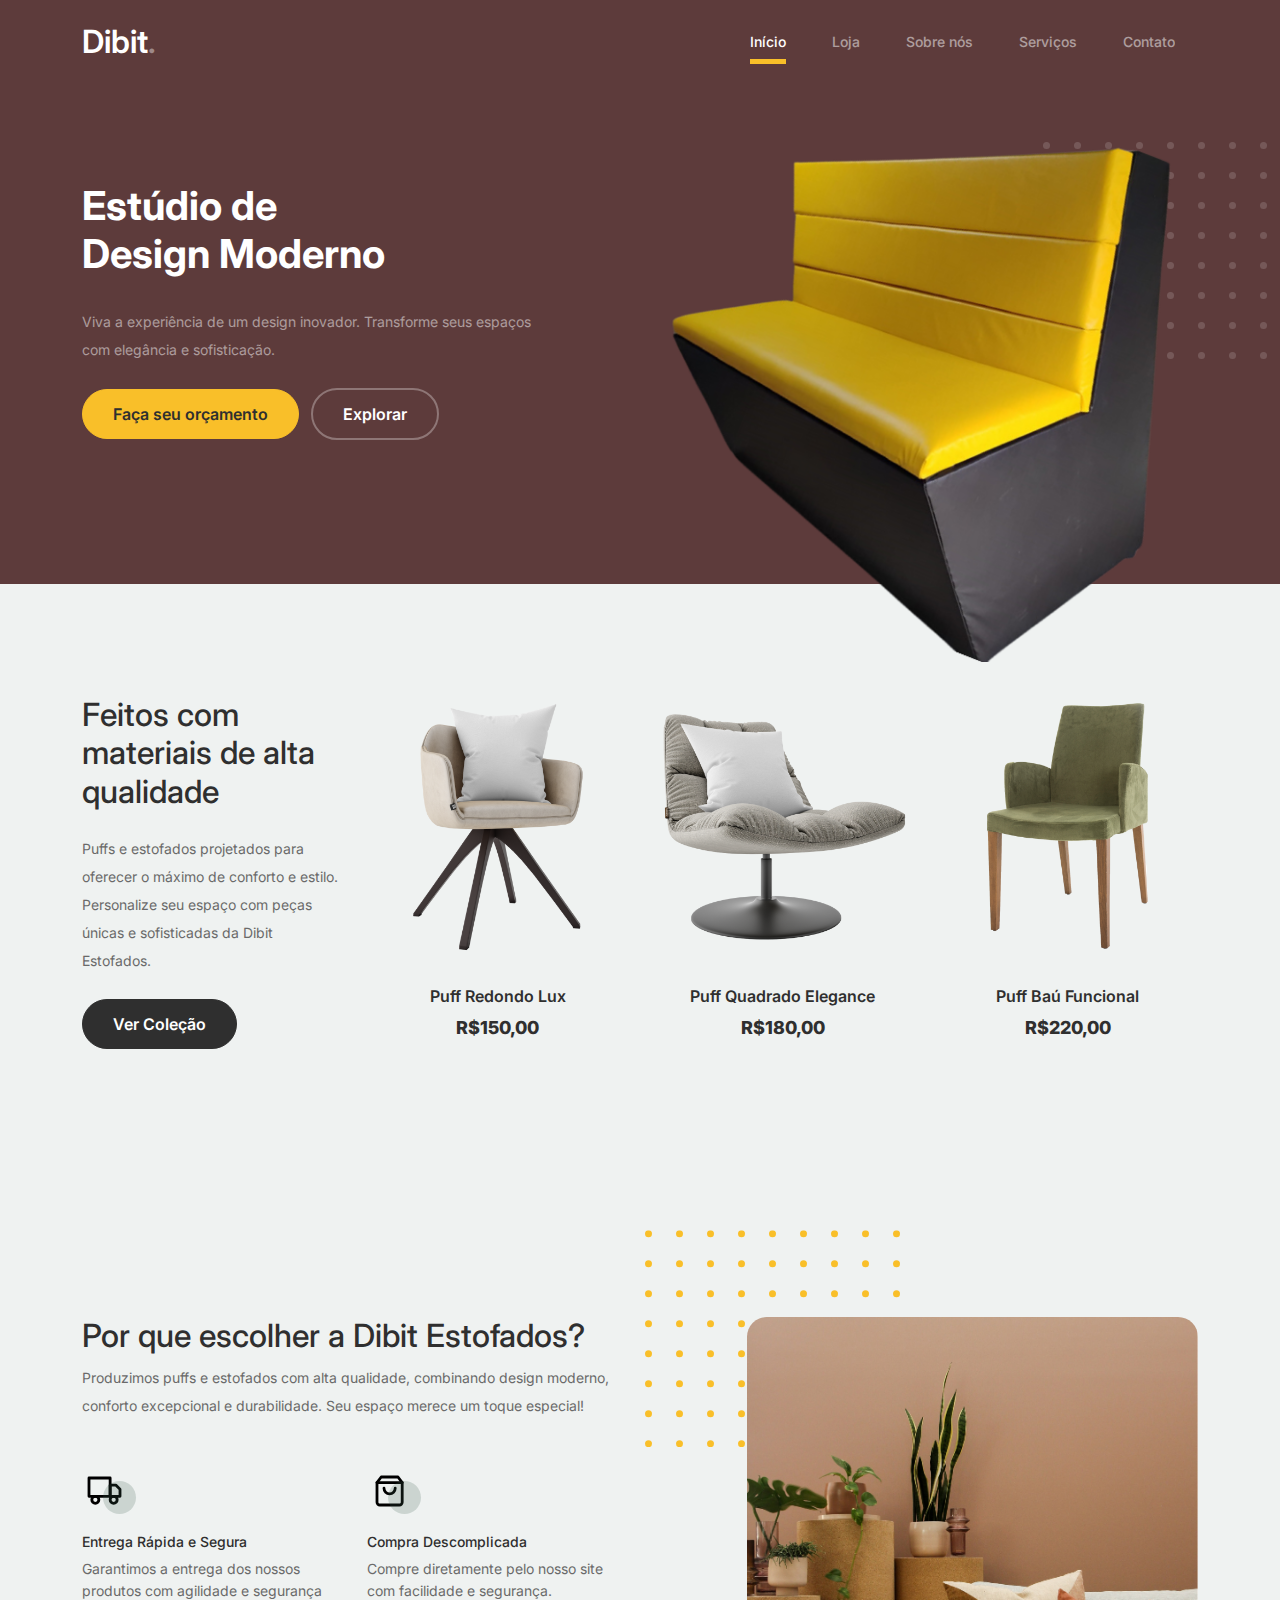
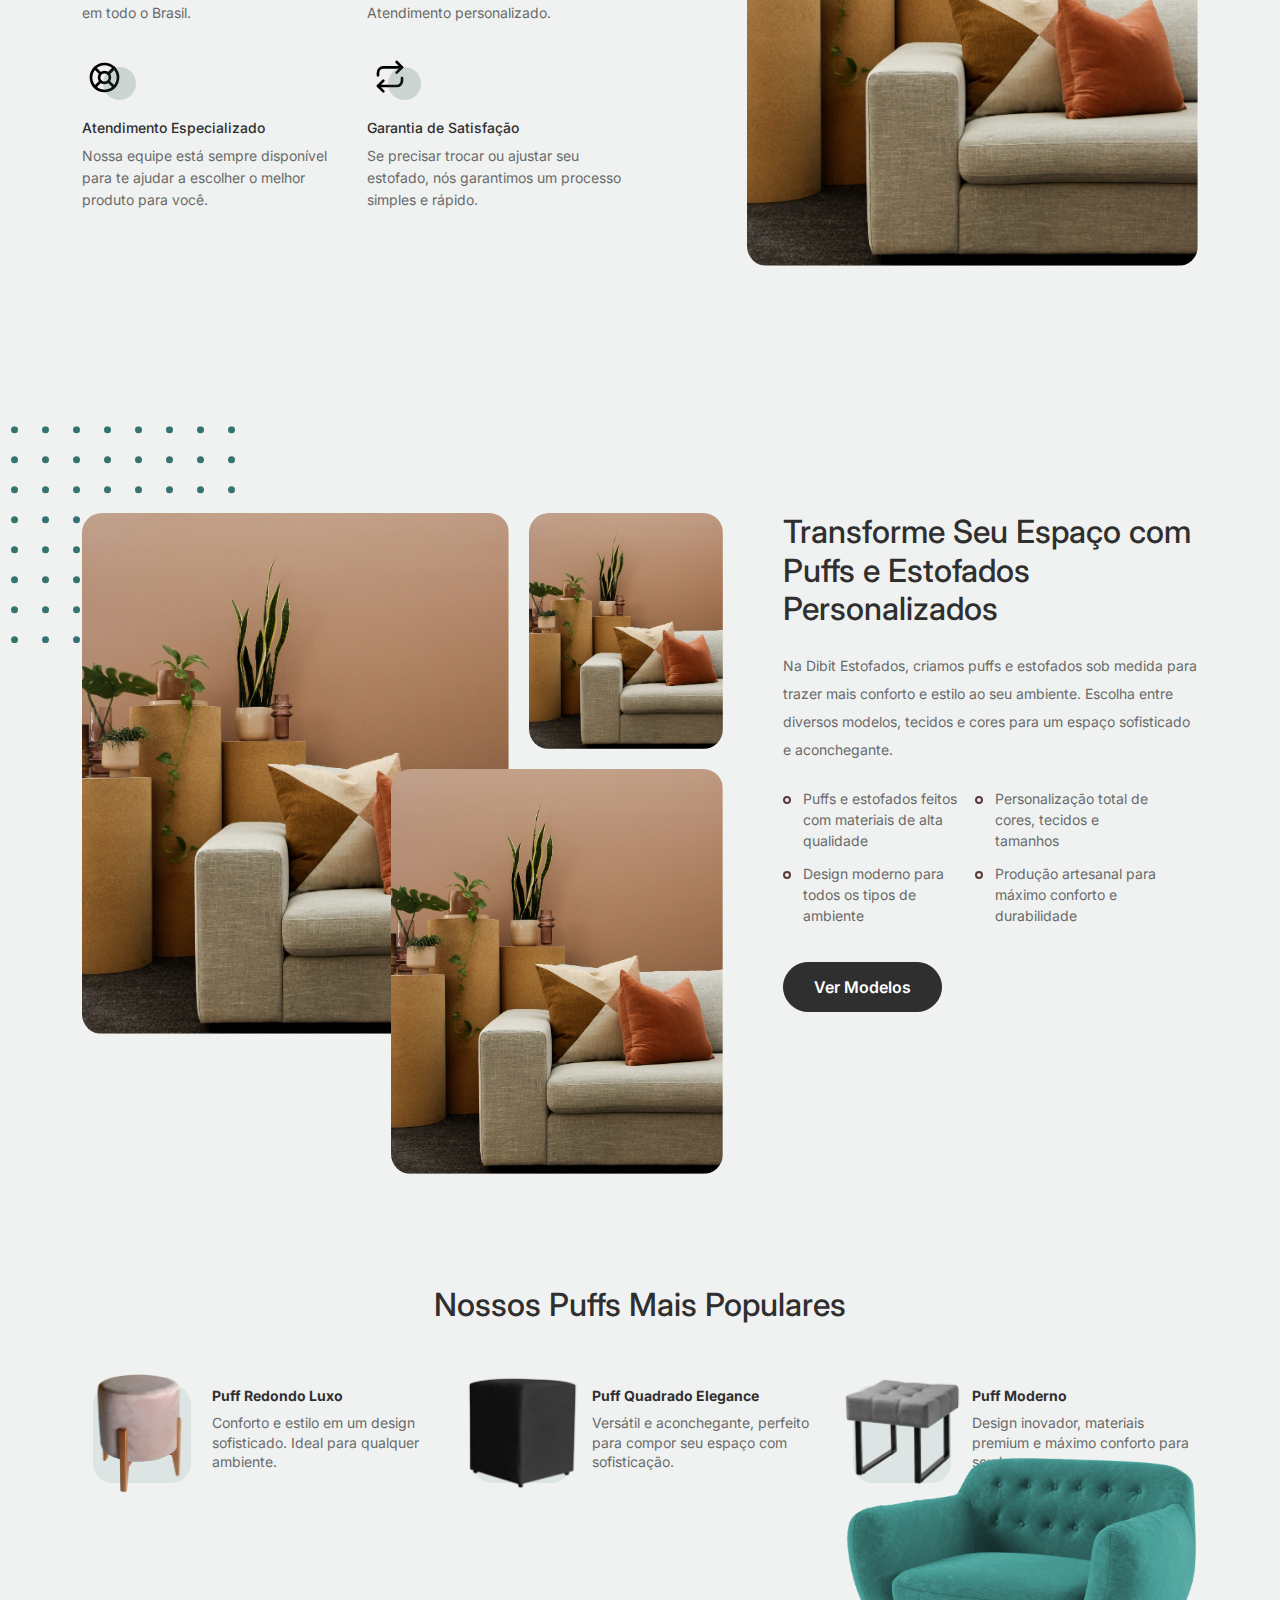
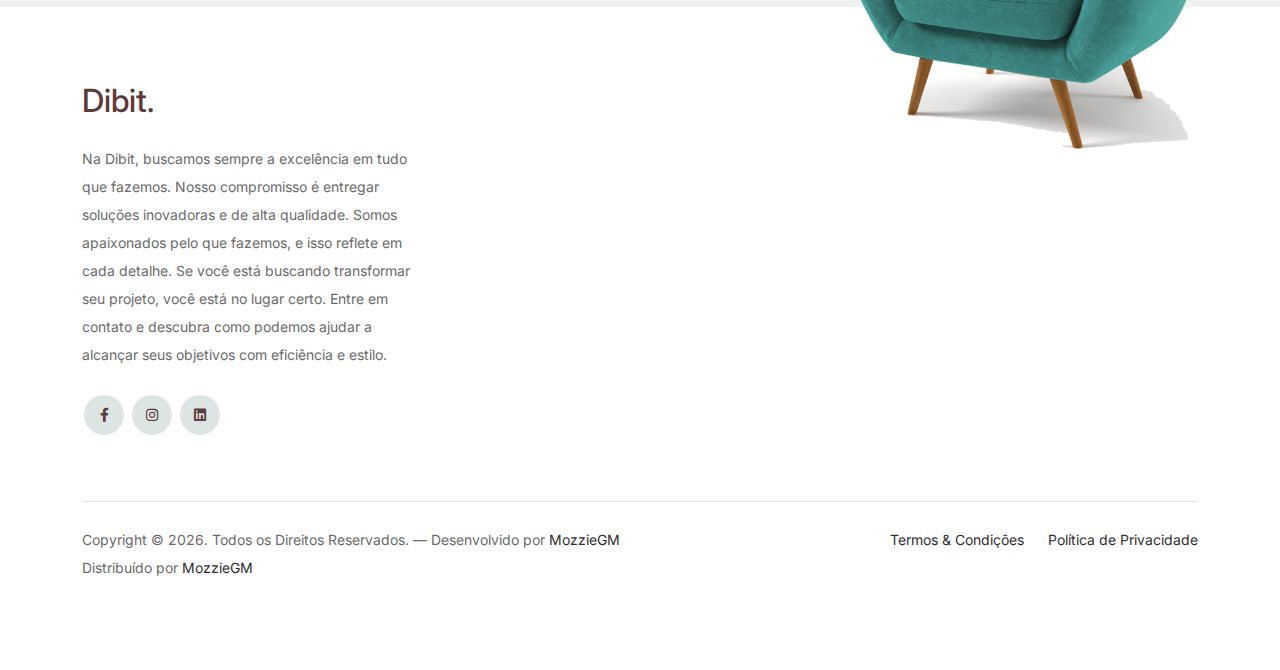
<file: index.html>
<!doctype html>
<html lang="en">

<head>
	<meta charset="utf-8">
	<meta name="viewport" content="width=device-width, initial-scale=1, shrink-to-fit=no">
	<meta name="author" content="Untree.co">
	<link rel="shortcut icon" href="favicon.png">

	<meta name="description" content="" />
	<meta name="keywords" content="bootstrap, bootstrap4" />

	<!-- Bootstrap CSS -->
	<link href="css/bootstrap.min.css" rel="stylesheet">
	<link href="https://cdnjs.cloudflare.com/ajax/libs/font-awesome/6.0.0-beta3/css/all.min.css" rel="stylesheet">
	<link href="css/tiny-slider.css" rel="stylesheet">
	<link href="css/style.css" rel="stylesheet">
	<title>Dibit</title>
</head>

<body>

	<!-- Início do Cabeçalho/Navegação -->
	<nav class="custom-navbar navbar navbar-expand-md navbar-dark bg-dark" aria-label="Barra de navegação Dibit">

		<div class="container">
			<a class="navbar-brand" href="index.html">Dibit<span>.</span></a>

			<!-- Botão de alternância para dispositivos móveis -->
			<button class="navbar-toggler" type="button" data-bs-toggle="collapse" data-bs-target="#navbarsDibit"
				aria-controls="navbarsDibit" aria-expanded="false" aria-label="Alternar navegação">
				<span class="navbar-toggler-icon"></span>
			</button>

			<div class="collapse navbar-collapse" id="navbarsDibit">
				<ul class="custom-navbar-nav navbar-nav ms-auto mb-2 mb-md-0">
					<li class="nav-item active">
						<a class="nav-link" href="index.html">Início</a>
					</li>
					<li><a class="nav-link" href="loja.html">Loja</a></li>
					<li><a class="nav-link" href="sobre.html">Sobre nós</a></li>
					<li><a class="nav-link" href="servicos.html">Serviços</a></li>
					<li><a class="nav-link" href="contato.html">Contato</a></li>
				</ul>
			</div>
		</div>
	</nav>
	<!-- Fim do Cabeçalho/Navegação -->


	<!-- Início da Seção Hero -->
	<div class="hero">
		<div class="container">
			<div class="row justify-content-between">
				<div class="col-lg-5">
					<div class="intro-excerpt">
						<h1>Estúdio de <span class="d-block">Design Moderno</span></h1>
						<p class="mb-4">Viva a experiência de um design inovador. Transforme seus espaços com elegância
							e sofisticação.</p>
						<p>
							<a href="https://wa.me/5517997785855?text=Gostaria%20de%20saber%20o%20or%C3%A7amento%20de%20uma%20pe%C3%A7a%20com%20voc%C3%AA(s)"
								target="_blank" class="btn btn-secondary me-2">
								Faça seu orçamento
							</a>


							<a href="loja.html" class="btn btn-white-outline">Explorar</a>
						</p>
					</div>
				</div>
				<div class="col-lg-7">
					<div class="hero-img-wrap">
						<img src="images/couch.png" class="img-fluid" alt="Sofá moderno">
					</div>
				</div>
			</div>
		</div>
	</div>
	<!-- Fim da Seção Hero -->


	<!-- Início da Seção de Produtos -->
	<div class="product-section">
		<div class="container">
			<div class="row">

				<!-- Início da Coluna 1 -->
				<div class="col-md-12 col-lg-3 mb-5 mb-lg-0">
					<h2 class="mb-4 section-title">Feitos com materiais de alta qualidade</h2>
					<p class="mb-4">Puffs e estofados projetados para oferecer o máximo de conforto e estilo.
						Personalize seu espaço com peças únicas e sofisticadas da Dibit Estofados.</p>
					<p><a href="loja.html" class="btn">Ver Coleção</a></p>
				</div>
				<!-- Fim da Coluna 1 -->

				<!-- Início da Coluna 2 -->
				<div class="col-12 col-md-4 col-lg-3 mb-5 mb-md-0">
					<a class="product-item" href="cart.html">
						<img src="images/product-1.png" class="img-fluid product-thumbnail" alt="Puff Redondo">
						<h3 class="product-title">Puff Redondo Lux</h3>
						<strong class="product-price">R$150,00</strong>

						<span class="icon-cross">
							<img src="images/cross.svg" class="img-fluid">
						</span>
					</a>
				</div>
				<!-- Fim da Coluna 2 -->

				<!-- Início da Coluna 3 -->
				<div class="col-12 col-md-4 col-lg-3 mb-5 mb-md-0">
					<a class="product-item" href="cart.html">
						<img src="images/product-2.png" class="img-fluid product-thumbnail" alt="Puff Quadrado">
						<h3 class="product-title">Puff Quadrado Elegance</h3>
						<strong class="product-price">R$180,00</strong>

						<span class="icon-cross">
							<img src="images/cross.svg" class="img-fluid">
						</span>
					</a>
				</div>
				<!-- Fim da Coluna 3 -->

				<!-- Início da Coluna 4 -->
				<div class="col-12 col-md-4 col-lg-3 mb-5 mb-md-0">
					<a class="product-item" href="cart.html">
						<img src="images/product-3.png" class="img-fluid product-thumbnail" alt="Puff Baú">
						<h3 class="product-title">Puff Baú Funcional</h3>
						<strong class="product-price">R$220,00</strong>

						<span class="icon-cross">
							<img src="images/cross.svg" class="img-fluid">
						</span>
					</a>
				</div>
				<!-- Fim da Coluna 4 -->

			</div>
		</div>
	</div>
	<!-- Fim da Seção de Produtos -->


	<!-- Início da Seção Por Que Escolher a Dibit? -->
	<div class="why-choose-section">
		<div class="container">
			<div class="row justify-content-between">
				<div class="col-lg-6">
					<h2 class="section-title">Por que escolher a Dibit Estofados?</h2>
					<p>Produzimos puffs e estofados com alta qualidade, combinando design moderno, conforto excepcional
						e durabilidade. Seu espaço merece um toque especial!</p>

					<div class="row my-5">
						<div class="col-6 col-md-6">
							<div class="feature">
								<div class="icon">
									<img src="images/truck.svg" alt="Entrega Rápida" class="img-fluid">
								</div>
								<h3>Entrega Rápida e Segura</h3>
								<p>Garantimos a entrega dos nossos produtos com agilidade e segurança em todo o Brasil.
								</p>
							</div>
						</div>

						<div class="col-6 col-md-6">
							<div class="feature">
								<div class="icon">
									<img src="images/bag.svg" alt="Fácil de Comprar" class="img-fluid">
								</div>
								<h3>Compra Descomplicada</h3>
								<p>Compre diretamente pelo nosso site com facilidade e segurança. Atendimento
									personalizado.</p>
							</div>
						</div>

						<div class="col-6 col-md-6">
							<div class="feature">
								<div class="icon">
									<img src="images/support.svg" alt="Suporte 24/7" class="img-fluid">
								</div>
								<h3>Atendimento Especializado</h3>
								<p>Nossa equipe está sempre disponível para te ajudar a escolher o melhor produto para
									você.</p>
							</div>
						</div>

						<div class="col-6 col-md-6">
							<div class="feature">
								<div class="icon">
									<img src="images/return.svg" alt="Trocas e Garantia" class="img-fluid">
								</div>
								<h3>Garantia de Satisfação</h3>
								<p>Se precisar trocar ou ajustar seu estofado, nós garantimos um processo simples e
									rápido.</p>
							</div>
						</div>

					</div>
				</div>

				<div class="col-lg-5">
					<div class="img-wrap">
						<img src="images/img-grid-1.jpg" alt="Puffs e Estofados Dibit" class="img-fluid">
					</div>
				</div>

			</div>
		</div>
	</div>
	<!-- Fim da Seção Por Que Escolher a Dibit? -->


	<!-- Início da Seção Como Podemos Ajudar -->
	<div class="we-help-section">
		<div class="container">
			<div class="row justify-content-between">
				<div class="col-lg-7 mb-5 mb-lg-0">
					<div class="imgs-grid">
						<div class="grid grid-1"><img src="images/img-grid-1.jpg" alt="Puffs Dibit"></div>
						<div class="grid grid-2"><img src="images/img-grid-1.jpg" alt="Estofados Personalizados"></div>
						<div class="grid grid-3"><img src="images/img-grid-1.jpg" alt="Decoração Moderna"></div>
					</div>
				</div>
				<div class="col-lg-5 ps-lg-5">
					<h2 class="section-title mb-4">Transforme Seu Espaço com Puffs e Estofados Personalizados</h2>
					<p>Na Dibit Estofados, criamos puffs e estofados sob medida para trazer mais conforto e estilo ao
						seu ambiente. Escolha entre diversos modelos, tecidos e cores para um espaço sofisticado e
						aconchegante.</p>

					<ul class="list-unstyled custom-list my-4">
						<li>Puffs e estofados feitos com materiais de alta qualidade</li>
						<li>Personalização total de cores, tecidos e tamanhos</li>
						<li>Design moderno para todos os tipos de ambiente</li>
						<li>Produção artesanal para máximo conforto e durabilidade</li>
					</ul>
					<p><a href="loja.html" class="btn">Ver Modelos</a></p>
				</div>
			</div>
		</div>
	</div>
	<!-- Fim da Seção Como Podemos Ajudar -->


	<!-- Início da Seção de Produtos Populares -->
	<div class="popular-product">
		<div class="container">
			<h2 class="section-title text-center mb-5">Nossos Puffs Mais Populares</h2>
			<div class="row">

				<div class="col-12 col-md-6 col-lg-4 mb-4 mb-lg-0">
					<div class="product-item-sm d-flex">
						<div class="thumbnail">
							<img src="images/puff-redondo.png" alt="Puff Redondo" class="img-fluid">
						</div>
						<div class="pt-3">
							<h3>Puff Redondo Luxo</h3>
							<p>Conforto e estilo em um design sofisticado. Ideal para qualquer ambiente.</p>
						</div>
					</div>
				</div>

				<div class="col-12 col-md-6 col-lg-4 mb-4 mb-lg-0">
					<div class="product-item-sm d-flex">
						<div class="thumbnail">
							<img src="images/puff-quadrado.png" alt="Puff Quadrado" class="img-fluid">
						</div>
						<div class="pt-3">
							<h3>Puff Quadrado Elegance</h3>
							<p>Versátil e aconchegante, perfeito para compor seu espaço com sofisticação.</p>
						</div>
					</div>
				</div>

				<div class="col-12 col-md-6 col-lg-4 mb-4 mb-lg-0">
					<div class="product-item-sm d-flex">
						<div class="thumbnail">
							<img src="images/puff-moderno.png" alt="Puff Moderno" class="img-fluid">
						</div>
						<div class="pt-3">
							<h3>Puff Moderno</h3>
							<p>Design inovador, materiais premium e máximo conforto para seu lar.</p>
						</div>
					</div>
				</div>

			</div>
		</div>
	</div>
	<!-- Fim da Seção de Produtos Populares -->


	<!-- Início da Seção de Rodapé -->
	<footer class="footer-section">
		<div class="container relative">

			<div class="sofa-img">
				<img src="images/sofa.png" alt="Imagem" class="img-fluid">
			</div>

			<div class="row g-5 mb-5">
				<div class="col-lg-4">
					<div class="mb-4 footer-logo-wrap"><a href="#" class="footer-logo">Dibit<span>.</span></a></div>
					<p class="mb-4">Na Dibit, buscamos sempre a excelência em tudo que fazemos. Nosso compromisso é
						entregar soluções inovadoras e de alta qualidade. Somos apaixonados pelo que fazemos, e isso
						reflete em cada detalhe. Se você está buscando transformar seu projeto, você está no lugar
						certo. Entre em contato e descubra como podemos ajudar a alcançar seus objetivos com eficiência
						e estilo.</p>


					<ul class="list-unstyled custom-social">
						<li><a href="#"><span class="fa fa-brands fa-facebook-f"></span></a></li>
						<li><a href="#"><span class="fa fa-brands fa-instagram"></span></a></li>
						<li><a href="#"><span class="fa fa-brands fa-linkedin"></span></a></li>
					</ul>
				</div>

			</div>

			<div class="border-top copyright">
				<div class="row pt-4">
					<div class="col-lg-6">
						<p class="mb-2 text-center text-lg-start">Copyright &copy;
							<script>document.write(new Date().getFullYear());</script>. Todos os Direitos Reservados.
							&mdash;
							Desenvolvido por <a href="https://mozziegm.vercel.app/">MozzieGM</a> </br>Distribuído por <a
								href="https://mozziegm.vercel.app/">MozzieGM</a>
						</p>
					</div>

					<div class="col-lg-6 text-center text-lg-end">
						<ul class="list-unstyled d-inline-flex ms-auto">
							<li class="me-4"><a href="#">Termos &amp; Condições</a></li>
							<li><a href="#">Política de Privacidade</a></li>
						</ul>
					</div>

				</div>
			</div>

		</div>
	</footer>
	<!-- Fim da Seção de Rodapé -->



	<script src="js/bootstrap.bundle.min.js"></script>
	<script src="js/tiny-slider.js"></script>
	<script src="js/custom.js"></script>
</body>

</html>
</file>
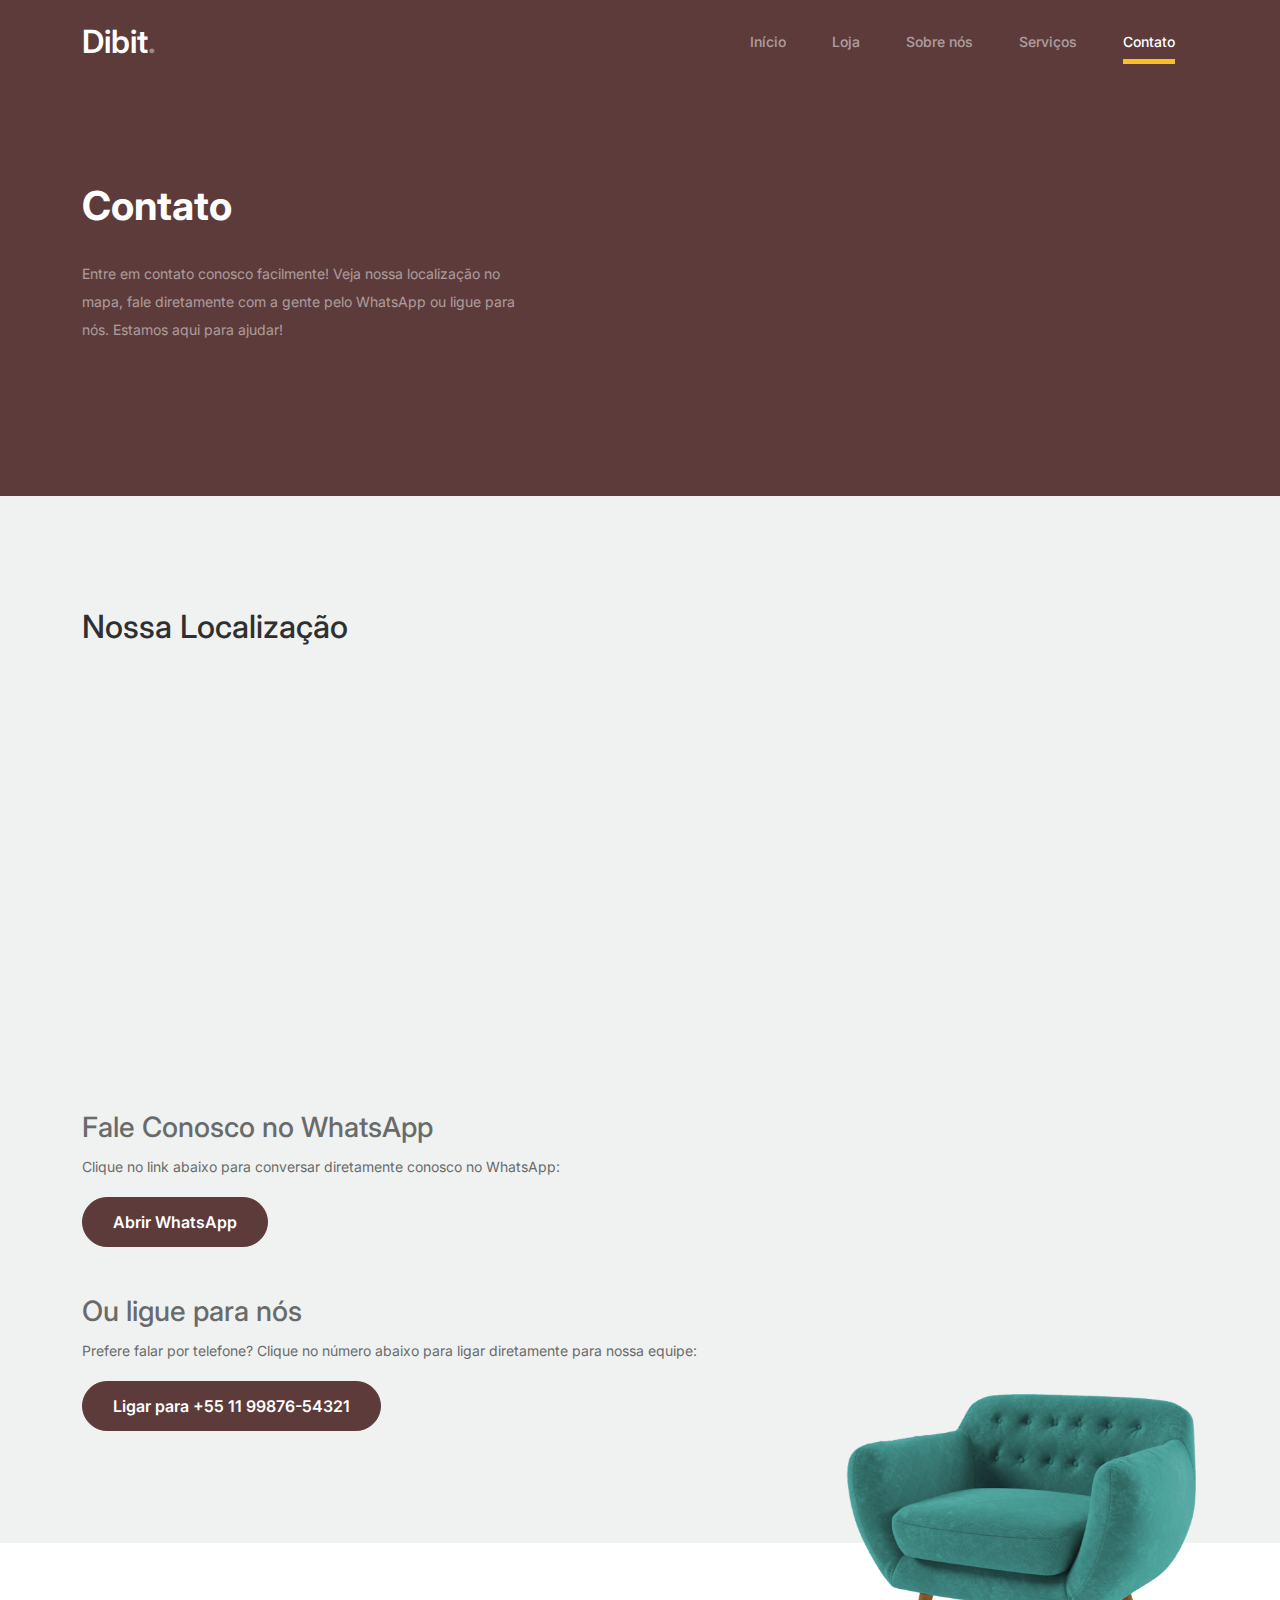
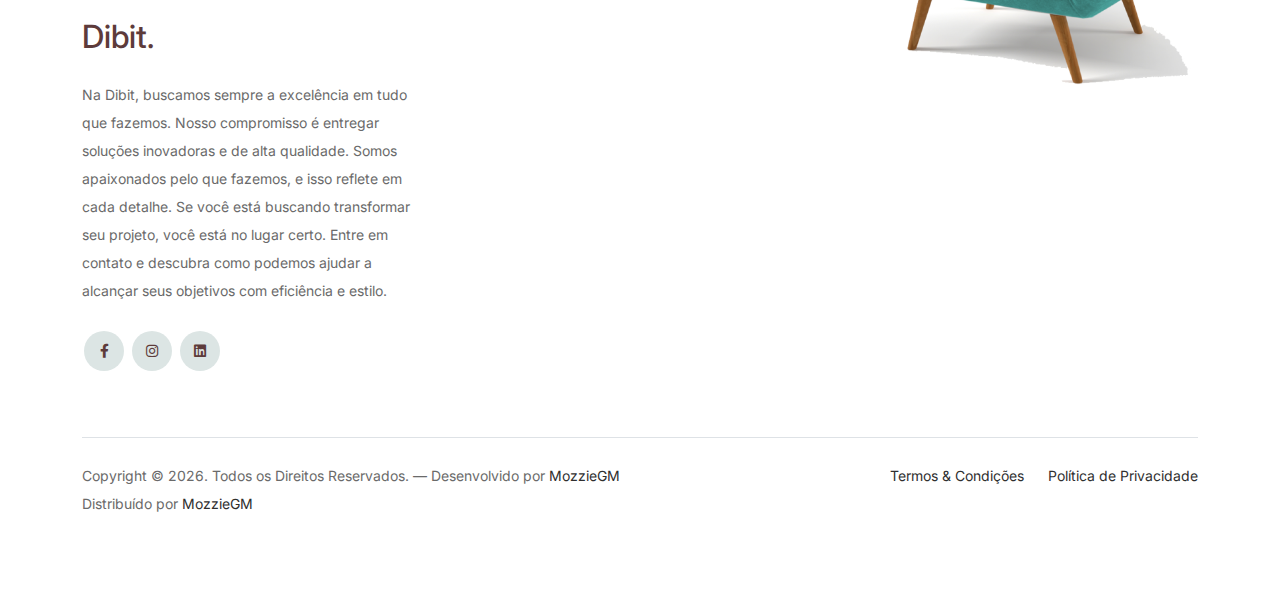
<file: contato.html>
<!doctype html>
<html lang="en">

<head>
	<meta charset="utf-8">
	<meta name="viewport" content="width=device-width, initial-scale=1, shrink-to-fit=no">
	<meta name="author" content="Untree.co">
	<link rel="shortcut icon" href="favicon.png">

	<meta name="description" content="" />
	<meta name="keywords" content="bootstrap, bootstrap4" />

	<!-- Bootstrap CSS -->
	<link href="css/bootstrap.min.css" rel="stylesheet">
	<link href="https://cdnjs.cloudflare.com/ajax/libs/font-awesome/6.0.0-beta3/css/all.min.css" rel="stylesheet">
	<link href="css/tiny-slider.css" rel="stylesheet">
	<link href="css/style.css" rel="stylesheet">
	<title>Dibit</title>
</head>

<body>

	<!-- Início do Cabeçalho/Navegação -->
	<nav class="custom-navbar navbar navbar-expand-md navbar-dark bg-dark" aria-label="Barra de navegação Dibit">

		<div class="container">
			<a class="navbar-brand" href="index.html">Dibit<span>.</span></a>

			<!-- Botão de alternância para dispositivos móveis -->
			<button class="navbar-toggler" type="button" data-bs-toggle="collapse" data-bs-target="#navbarsDibit"
				aria-controls="navbarsDibit" aria-expanded="false" aria-label="Alternar navegação">
				<span class="navbar-toggler-icon"></span>
			</button>

			<div class="collapse navbar-collapse" id="navbarsDibit">
				<ul class="custom-navbar-nav navbar-nav ms-auto mb-2 mb-md-0">
					<li>
						<a class="nav-link" href="index.html">Início</a>
					</li>
					<li><a class="nav-link" href="loja.html">Loja</a></li>
					<li><a class="nav-link" href="sobre.html">Sobre nós</a></li>
					<li><a class="nav-link" href="servicos.html">Serviços</a></li>
					<li class="nav-item active"><a class="nav-link" href="contato.html">Contato</a></li>
				</ul>
			</div>
		</div>
	</nav>
	<!-- Fim do Cabeçalho/Navegação -->

<!-- Start Hero Section -->
<div class="hero">
	<div class="container">
		<div class="row justify-content-between">
			<div class="col-lg-5">
				<div class="intro-excerpt">
					<h1>Contato</h1>
					<p class="mb-4">Entre em contato conosco facilmente! Veja nossa localização no mapa, fale diretamente com a gente pelo WhatsApp ou ligue para nós. Estamos aqui para ajudar!</p>
				</div>
			</div>
		</div>
	</div>
</div>
<!-- End Hero Section -->

<!-- Start Contact Information Section -->
<div class="untree_co-section">
	<div class="container">

		<!-- Mapa de Localização -->
		<div class="row">
			<div class="col-12">
				<h2 class="section-title">Nossa Localização</h2>
				<!-- Substitua pelo link do seu próprio endereço no Google Maps -->
				<iframe src="https://www.google.com/maps/embed?pb=!1m18!1m12!1m3!1d14681.167716799615!2d-46.69884245127927!3d-23.567681385732317!2m3!1f0!2f0!3f0!3m2!1i1024!2i768!4f13.1!3m3!1m2!1s0x94ce59f7fc0bfe69%3A0xb313a39d94916063!2sAvenida%20Paulista%2C%20São%20Paulo%20-%20SP!5e0!3m2!1spt-BR!2sbr!4v1675552806585!5m2!1spt-BR!2sbr"
				width="100%" height="400" style="border:0;" allowfullscreen="" loading="lazy"></iframe>
			</div>
		</div>

		<!-- Link do WhatsApp -->
		<div class="row mt-5">
			<div class="col-12">
				<h3>Fale Conosco no WhatsApp</h3>
				<p>Clique no link abaixo para conversar diretamente conosco no WhatsApp:</p>
				<a href="https://wa.me/5517997785855?text=Olá%2C%20gostaria%20de%20mais%20informações%20sobre%20os%20produtos!" target="_blank" class="btn btn-primary">Abrir WhatsApp</a>
			</div>
		</div>

		<!-- Link para ligação -->
		<div class="row mt-5">
			<div class="col-12">
				<h3>Ou ligue para nós</h3>
				<p>Prefere falar por telefone? Clique no número abaixo para ligar diretamente para nossa equipe:</p>
				<a href="tel:+5517997785855" class="btn btn-primary">Ligar para +55 11 99876-54321</a>
			</div>
		</div>

	</div>
</div>
<!-- End Contact Information Section -->



	<!-- Início da Seção de Rodapé -->
	<footer class="footer-section">
		<div class="container relative">

			<div class="sofa-img">
				<img src="images/sofa.png" alt="Imagem" class="img-fluid">
			</div>

			<div class="row g-5 mb-5">
				<div class="col-lg-4">
					<div class="mb-4 footer-logo-wrap"><a href="#" class="footer-logo">Dibit<span>.</span></a></div>
					<p class="mb-4">Na Dibit, buscamos sempre a excelência em tudo que fazemos. Nosso compromisso é
						entregar soluções inovadoras e de alta qualidade. Somos apaixonados pelo que fazemos, e isso
						reflete em cada detalhe. Se você está buscando transformar seu projeto, você está no lugar
						certo. Entre em contato e descubra como podemos ajudar a alcançar seus objetivos com eficiência
						e estilo.</p>


					<ul class="list-unstyled custom-social">
						<li><a href="#"><span class="fa fa-brands fa-facebook-f"></span></a></li>
						<li><a href="#"><span class="fa fa-brands fa-instagram"></span></a></li>
						<li><a href="#"><span class="fa fa-brands fa-linkedin"></span></a></li>
					</ul>
				</div>

			</div>

			<div class="border-top copyright">
				<div class="row pt-4">
					<div class="col-lg-6">
						<p class="mb-2 text-center text-lg-start">Copyright &copy;
							<script>document.write(new Date().getFullYear());</script>. Todos os Direitos Reservados.
							&mdash;
							Desenvolvido por <a href="https://mozziegm.vercel.app/">MozzieGM</a> </br>Distribuído por <a
								href="https://mozziegm.vercel.app/">MozzieGM</a>
						</p>
					</div>

					<div class="col-lg-6 text-center text-lg-end">
						<ul class="list-unstyled d-inline-flex ms-auto">
							<li class="me-4"><a href="#">Termos &amp; Condições</a></li>
							<li><a href="#">Política de Privacidade</a></li>
						</ul>
					</div>

				</div>
			</div>

		</div>
	</footer>
	<!-- Fim da Seção de Rodapé -->


	<script src="js/bootstrap.bundle.min.js"></script>
	<script src="js/tiny-slider.js"></script>
	<script src="js/custom.js"></script>
</body>

</html>
</file>
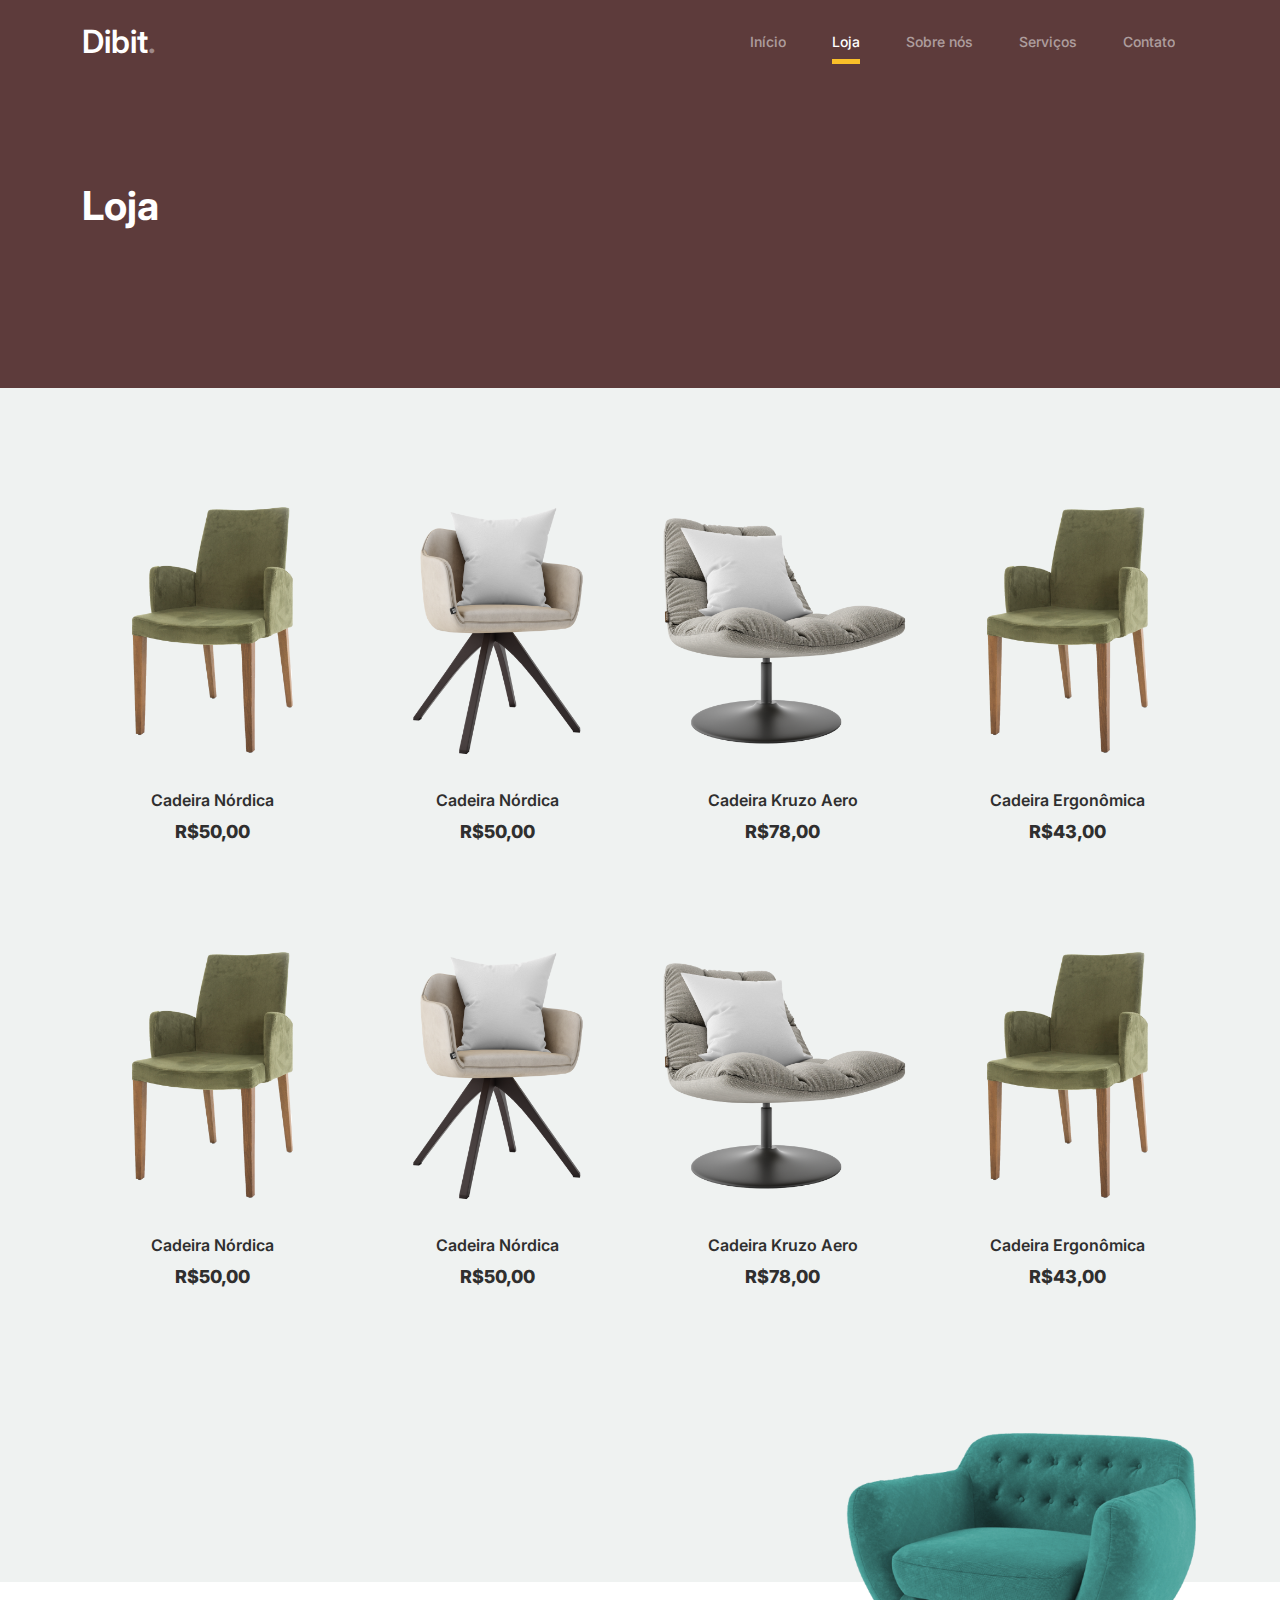
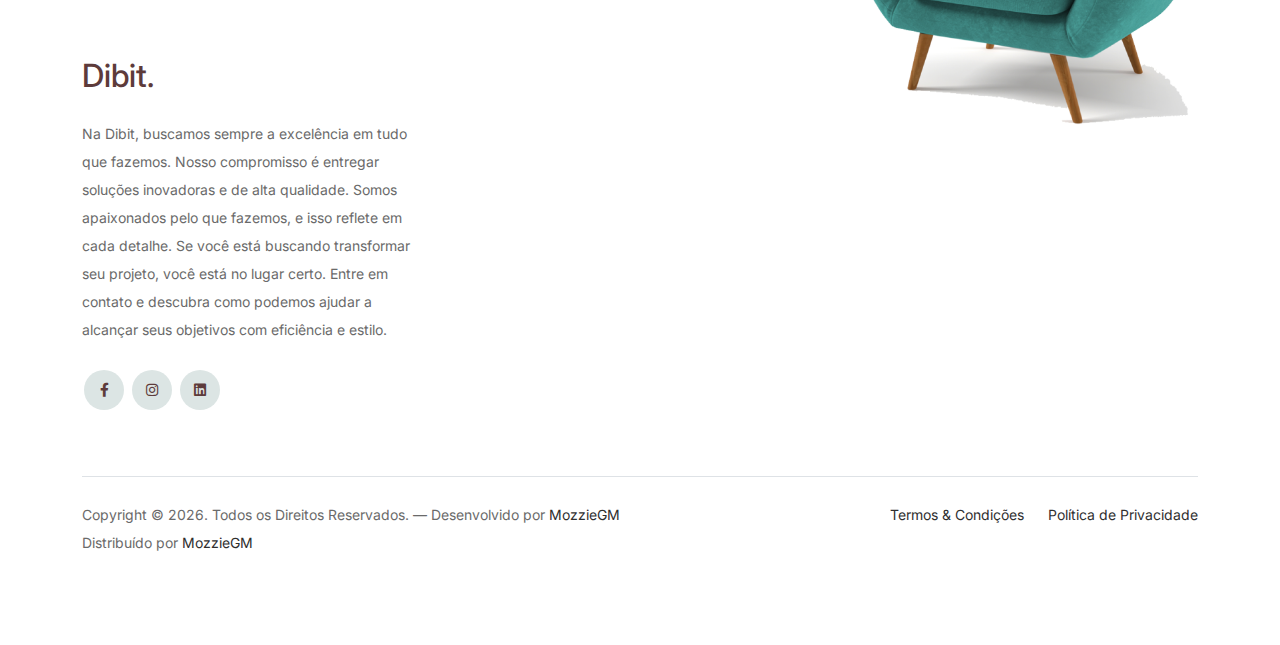
<file: loja.html>
<!doctype html>
<html lang="en">

<head>
	<meta charset="utf-8">
	<meta name="viewport" content="width=device-width, initial-scale=1, shrink-to-fit=no">
	<meta name="author" content="Untree.co">
	<link rel="shortcut icon" href="favicon.png">

	<meta name="description" content="" />
	<meta name="keywords" content="bootstrap, bootstrap4" />

	<!-- Bootstrap CSS -->
	<link href="css/bootstrap.min.css" rel="stylesheet">
	<link href="https://cdnjs.cloudflare.com/ajax/libs/font-awesome/6.0.0-beta3/css/all.min.css" rel="stylesheet">
	<link href="css/tiny-slider.css" rel="stylesheet">
	<link href="css/style.css" rel="stylesheet">
	<title>Dibit</title>
</head>

<body>

	<!-- Início do Cabeçalho/Navegação -->
	<nav class="custom-navbar navbar navbar-expand-md navbar-dark bg-dark" aria-label="Barra de navegação Dibit">

		<div class="container">
			<a class="navbar-brand" href="index.html">Dibit<span>.</span></a>

			<!-- Botão de alternância para dispositivos móveis -->
			<button class="navbar-toggler" type="button" data-bs-toggle="collapse" data-bs-target="#navbarsDibit"
				aria-controls="navbarsDibit" aria-expanded="false" aria-label="Alternar navegação">
				<span class="navbar-toggler-icon"></span>
			</button>

			<div class="collapse navbar-collapse" id="navbarsDibit">
				<ul class="custom-navbar-nav navbar-nav ms-auto mb-2 mb-md-0">
					<li class="nav-item">
						<a class="nav-link" href="index.html">Início</a>
					</li>
					<li class="nav-item active"><a class="nav-link" href="loja.html">Loja</a></li>
					<li><a class="nav-link" href="sobre.html">Sobre nós</a></li>
					<li><a class="nav-link" href="servicos.html">Serviços</a></li>
					<li><a class="nav-link" href="contato.html">Contato</a></li>
				</ul>
			</div>
		</div>
	</nav>
	<!-- Fim do Cabeçalho/Navegação -->

	<!-- Start Hero Section -->
	<div class="hero">
		<div class="container">
			<div class="row justify-content-between">
				<div class="col-lg-5">
					<div class="intro-excerpt">
						<h1>Loja</h1>
					</div>
				</div>
				<div class="col-lg-7">

				</div>
			</div>
		</div>
	</div>
	<!-- End Hero Section -->



	<div class="untree_co-section product-section before-footer-section">
		<div class="container">
			<div class="row">

				<!-- Início da Coluna 1 -->
				<div class="col-12 col-md-4 col-lg-3 mb-5">
					<a class="product-item" href="https://wa.me/5517997785855?text=Gostaria%20de%20saber%20o%20or%C3%A7amento%20de%20uma%20pe%C3%A7a%20com%20voc%C3%AA(s)"
								target="_blank" class="btn btn-secondary me-2">
						<img src="images/product-3.png" class="img-fluid product-thumbnail">
						<h3 class="product-title">Cadeira Nórdica</h3>
						<strong class="product-price">R$50,00</strong>

						<span class="icon-cross">
							<img src="images/cross.svg" class="img-fluid">
						</span>
					</a>
				</div>
				<!-- Fim da Coluna 1 -->

				<!-- Início da Coluna 2 -->
				<div class="col-12 col-md-4 col-lg-3 mb-5">
					<a class="product-item" href="https://wa.me/5517997785855?text=Gostaria%20de%20saber%20o%20or%C3%A7amento%20de%20uma%20pe%C3%A7a%20com%20voc%C3%AA(s)"
								target="_blank" class="btn btn-secondary me-2">
						<img src="images/product-1.png" class="img-fluid product-thumbnail">
						<h3 class="product-title">Cadeira Nórdica</h3>
						<strong class="product-price">R$50,00</strong>

						<span class="icon-cross">
							<img src="images/cross.svg" class="img-fluid">
						</span>
					</a>
				</div>
				<!-- Fim da Coluna 2 -->

				<!-- Início da Coluna 3 -->
				<div class="col-12 col-md-4 col-lg-3 mb-5">
					<a class="product-item" href="https://wa.me/5517997785855?text=Gostaria%20de%20saber%20o%20or%C3%A7amento%20de%20uma%20pe%C3%A7a%20com%20voc%C3%AA(s)"
								target="_blank" class="btn btn-secondary me-2">
						<img src="images/product-2.png" class="img-fluid product-thumbnail">
						<h3 class="product-title">Cadeira Kruzo Aero</h3>
						<strong class="product-price">R$78,00</strong>

						<span class="icon-cross">
							<img src="images/cross.svg" class="img-fluid">
						</span>
					</a>
				</div>
				<!-- Fim da Coluna 3 -->

				<!-- Início da Coluna 4 -->
				<div class="col-12 col-md-4 col-lg-3 mb-5">
					<a class="product-item" href="https://wa.me/5517997785855?text=Gostaria%20de%20saber%20o%20or%C3%A7amento%20de%20uma%20pe%C3%A7a%20com%20voc%C3%AA(s)"
								target="_blank" class="btn btn-secondary me-2">
						<img src="images/product-3.png" class="img-fluid product-thumbnail">
						<h3 class="product-title">Cadeira Ergonômica</h3>
						<strong class="product-price">R$43,00</strong>

						<span class="icon-cross">
							<img src="images/cross.svg" class="img-fluid">
						</span>
					</a>
				</div>
				<!-- Fim da Coluna 4 -->

				<!-- Início da Coluna 1 -->
				<div class="col-12 col-md-4 col-lg-3 mb-5">
					<a class="product-item" href="https://wa.me/5517997785855?text=Gostaria%20de%20saber%20o%20or%C3%A7amento%20de%20uma%20pe%C3%A7a%20com%20voc%C3%AA(s)"
								target="_blank" class="btn btn-secondary me-2">
						<img src="images/product-3.png" class="img-fluid product-thumbnail">
						<h3 class="product-title">Cadeira Nórdica</h3>
						<strong class="product-price">R$50,00</strong>

						<span class="icon-cross">
							<img src="images/cross.svg" class="img-fluid">
						</span>
					</a>
				</div>
				<!-- Fim da Coluna 1 -->

				<!-- Início da Coluna 2 -->
				<div class="col-12 col-md-4 col-lg-3 mb-5">
					<a class="product-item" href="https://wa.me/5517997785855?text=Gostaria%20de%20saber%20o%20or%C3%A7amento%20de%20uma%20pe%C3%A7a%20com%20voc%C3%AA(s)"
								target="_blank" class="btn btn-secondary me-2">
						<img src="images/product-1.png" class="img-fluid product-thumbnail">
						<h3 class="product-title">Cadeira Nórdica</h3>
						<strong class="product-price">R$50,00</strong>

						<span class="icon-cross">
							<img src="images/cross.svg" class="img-fluid">
						</span>
					</a>
				</div>
				<!-- Fim da Coluna 2 -->

				<!-- Início da Coluna 3 -->
				<div class="col-12 col-md-4 col-lg-3 mb-5">
					<a class="product-item" href="https://wa.me/5517997785855?text=Gostaria%20de%20saber%20o%20or%C3%A7amento%20de%20uma%20pe%C3%A7a%20com%20voc%C3%AA(s)"
								target="_blank" class="btn btn-secondary me-2">
						<img src="images/product-2.png" class="img-fluid product-thumbnail">
						<h3 class="product-title">Cadeira Kruzo Aero</h3>
						<strong class="product-price">R$78,00</strong>

						<span class="icon-cross">
							<img src="images/cross.svg" class="img-fluid">
						</span>
					</a>
				</div>
				<!-- Fim da Coluna 3 -->

				<!-- Início da Coluna 4 -->
				<div class="col-12 col-md-4 col-lg-3 mb-5">
					<a class="product-item" href="https://wa.me/5517997785855?text=Gostaria%20de%20saber%20o%20or%C3%A7amento%20de%20uma%20pe%C3%A7a%20com%20voc%C3%AA(s)"
					target="_blank" class="btn btn-secondary me-2">
						<img src="images/product-3.png" class="img-fluid product-thumbnail">
						<h3 class="product-title">Cadeira Ergonômica</h3>
						<strong class="product-price">R$43,00</strong>

						<span class="icon-cross">
							<img src="images/cross.svg" class="img-fluid">
						</span>
					</a>
				</div>
				<!-- Fim da Coluna 4 -->

			</div>
		</div>
	</div>



	<!-- Início da Seção de Rodapé -->
	<footer class="footer-section">
		<div class="container relative">

			<div class="sofa-img">
				<img src="images/sofa.png" alt="Imagem" class="img-fluid">
			</div>

			<div class="row g-5 mb-5">
				<div class="col-lg-4">
					<div class="mb-4 footer-logo-wrap"><a href="#" class="footer-logo">Dibit<span>.</span></a></div>
					<p class="mb-4">Na Dibit, buscamos sempre a excelência em tudo que fazemos. Nosso compromisso é
						entregar soluções inovadoras e de alta qualidade. Somos apaixonados pelo que fazemos, e isso
						reflete em cada detalhe. Se você está buscando transformar seu projeto, você está no lugar
						certo. Entre em contato e descubra como podemos ajudar a alcançar seus objetivos com eficiência
						e estilo.</p>


					<ul class="list-unstyled custom-social">
						<li><a href="#"><span class="fa fa-brands fa-facebook-f"></span></a></li>
						<li><a href="#"><span class="fa fa-brands fa-instagram"></span></a></li>
						<li><a href="#"><span class="fa fa-brands fa-linkedin"></span></a></li>
					</ul>
				</div>

			</div>

			<div class="border-top copyright">
				<div class="row pt-4">
					<div class="col-lg-6">
						<p class="mb-2 text-center text-lg-start">Copyright &copy;
							<script>document.write(new Date().getFullYear());</script>. Todos os Direitos Reservados.
							&mdash;
							Desenvolvido por <a href="https://mozziegm.vercel.app/">MozzieGM</a> </br>Distribuído por <a
								href="https://mozziegm.vercel.app/">MozzieGM</a>
						</p>
					</div>

					<div class="col-lg-6 text-center text-lg-end">
						<ul class="list-unstyled d-inline-flex ms-auto">
							<li class="me-4"><a href="#">Termos &amp; Condições</a></li>
							<li><a href="#">Política de Privacidade</a></li>
						</ul>
					</div>

				</div>
			</div>

		</div>
	</footer>
	<!-- Fim da Seção de Rodapé -->


	<script src="js/bootstrap.bundle.min.js"></script>
	<script src="js/tiny-slider.js"></script>
	<script src="js/custom.js"></script>
</body>

</html>
</file>
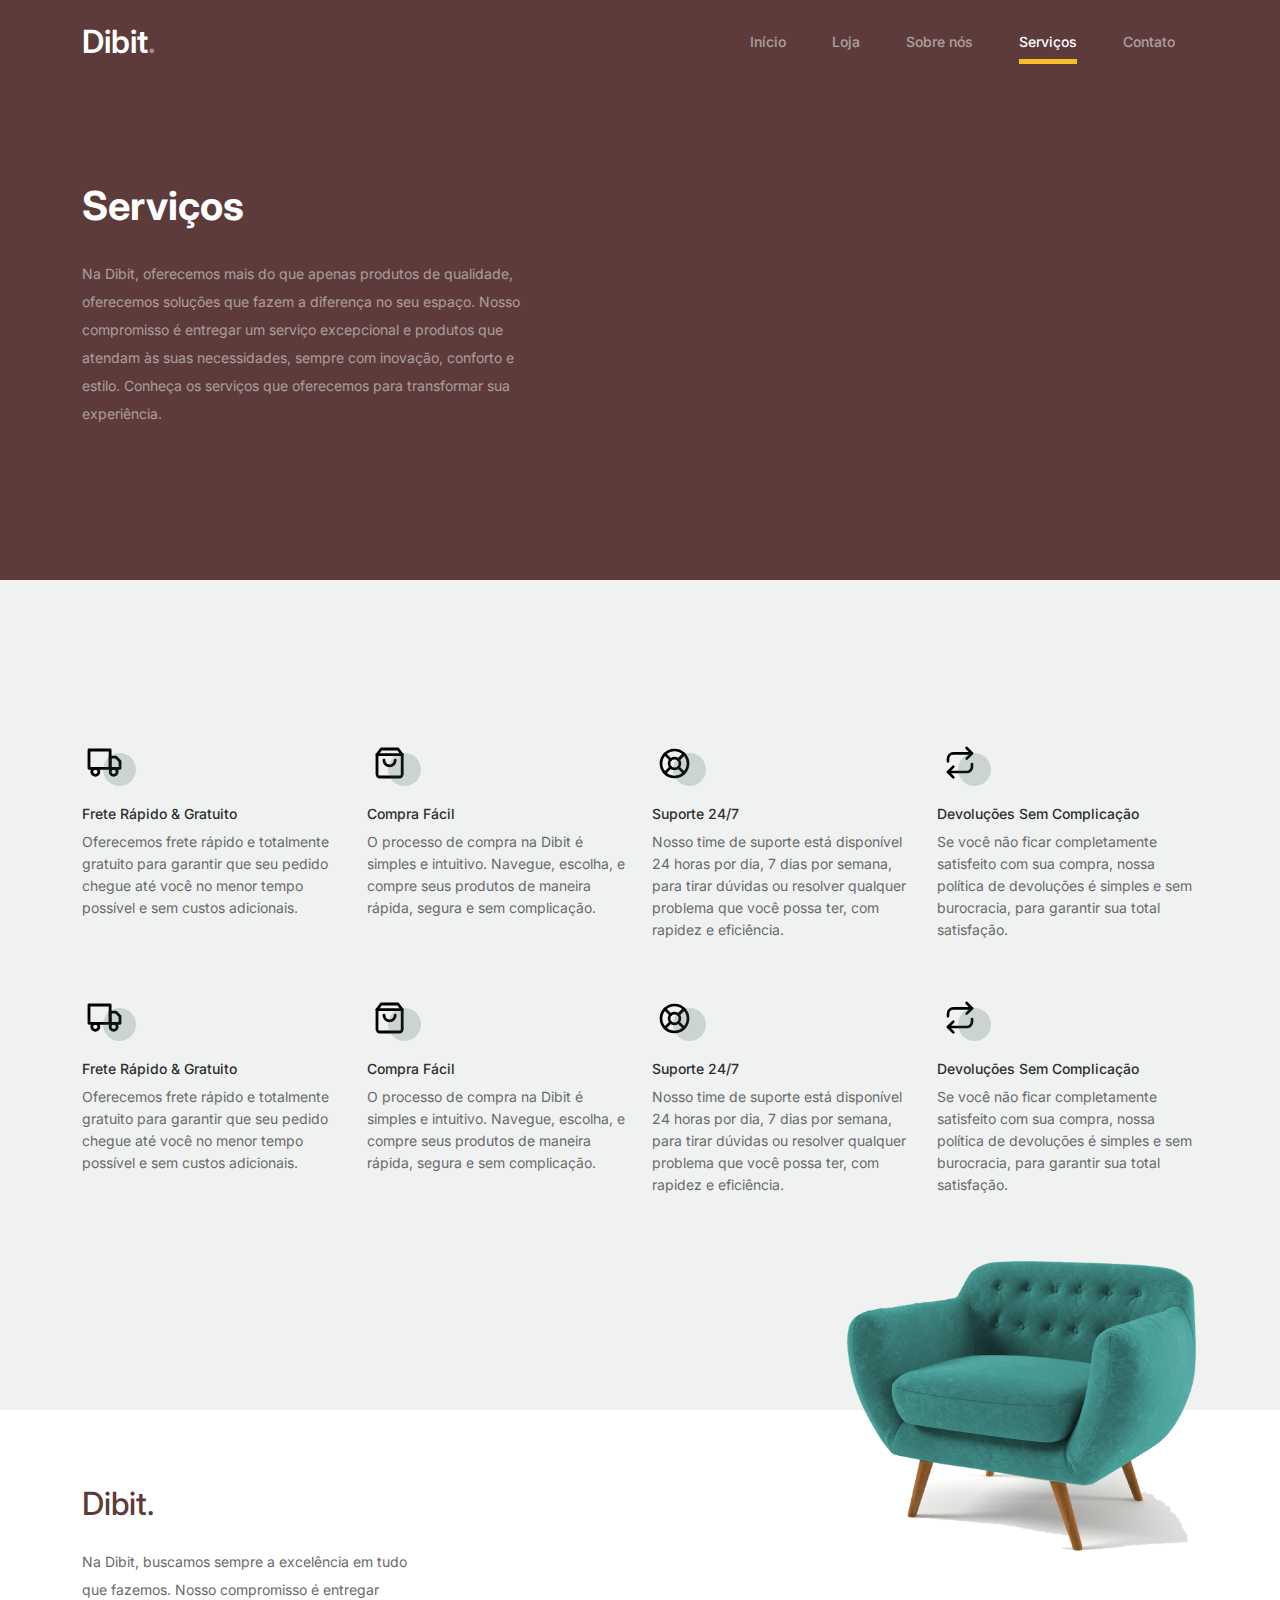
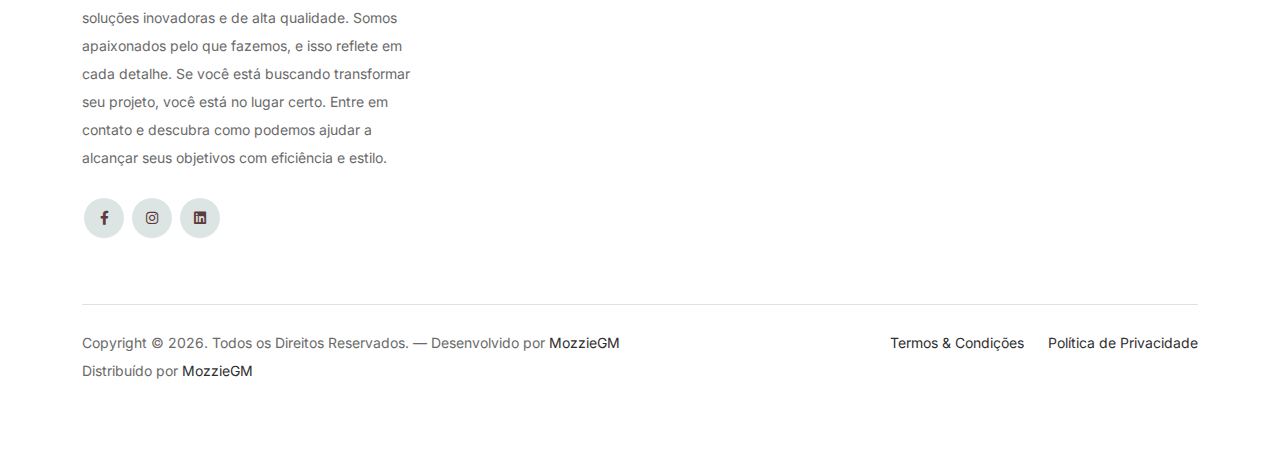
<file: servicos.html>
<!doctype html>
<html lang="en">

<head>
	<meta charset="utf-8">
	<meta name="viewport" content="width=device-width, initial-scale=1, shrink-to-fit=no">
	<meta name="author" content="Untree.co">
	<link rel="shortcut icon" href="favicon.png">

	<meta name="description" content="" />
	<meta name="keywords" content="bootstrap, bootstrap4" />

	<!-- Bootstrap CSS -->
	<link href="css/bootstrap.min.css" rel="stylesheet">
	<link href="https://cdnjs.cloudflare.com/ajax/libs/font-awesome/6.0.0-beta3/css/all.min.css" rel="stylesheet">
	<link href="css/tiny-slider.css" rel="stylesheet">
	<link href="css/style.css" rel="stylesheet">
	<title>Dibit</title>
</head>

<body>

	<!-- Início do Cabeçalho/Navegação -->
	<nav class="custom-navbar navbar navbar-expand-md navbar-dark bg-dark" aria-label="Barra de navegação Dibit">

		<div class="container">
			<a class="navbar-brand" href="index.html">Dibit<span>.</span></a>

			<!-- Botão de alternância para dispositivos móveis -->
			<button class="navbar-toggler" type="button" data-bs-toggle="collapse" data-bs-target="#navbarsDibit"
				aria-controls="navbarsDibit" aria-expanded="false" aria-label="Alternar navegação">
				<span class="navbar-toggler-icon"></span>
			</button>

			<div class="collapse navbar-collapse" id="navbarsDibit">
				<ul class="custom-navbar-nav navbar-nav ms-auto mb-2 mb-md-0">
					<li class="nav-item">
						<a class="nav-link" href="index.html">Início</a>
					</li>
					<li><a class="nav-link" href="loja.html">Loja</a></li>
					<li><a class="nav-link" href="sobre.html">Sobre nós</a></li>
					<li class="nav-item active"><a class="nav-link" href="servicos.html">Serviços</a></li>
					<li><a class="nav-link" href="contato.html">Contato</a></li>
				</ul>
			</div>
		</div>
	</nav>
	<!-- Fim do Cabeçalho/Navegação -->

	<!-- Start Hero Section -->
	<div class="hero">
		<div class="container">
			<div class="row justify-content-between">
				<div class="col-lg-5">
					<div class="intro-excerpt">
						<h1>Serviços</h1>
						<p class="mb-4">Na Dibit, oferecemos mais do que apenas produtos de qualidade, oferecemos
							soluções que fazem a diferença no seu espaço. Nosso compromisso é entregar um serviço
							excepcional e produtos que atendam às suas necessidades, sempre com inovação, conforto e
							estilo. Conheça os serviços que oferecemos para transformar sua experiência.</p>
					</div>
				</div>
			</div>
		</div>
	</div>
	<!-- End Hero Section -->

	<!-- Start Why Choose Us Section -->
	<div class="why-choose-section">
		<div class="container">
			<div class="row my-5">
				<div class="col-6 col-md-6 col-lg-3 mb-4">
					<div class="feature">
						<div class="icon">
							<img src="images/truck.svg" alt="Frete rápido e gratuito" class="img-fluid">
						</div>
						<h3>Frete Rápido &amp; Gratuito</h3>
						<p>Oferecemos frete rápido e totalmente gratuito para garantir que seu pedido chegue até você no
							menor tempo possível e sem custos adicionais.</p>
					</div>
				</div>

				<div class="col-6 col-md-6 col-lg-3 mb-4">
					<div class="feature">
						<div class="icon">
							<img src="images/bag.svg" alt="Compra fácil" class="img-fluid">
						</div>
						<h3>Compra Fácil</h3>
						<p>O processo de compra na Dibit é simples e intuitivo. Navegue, escolha, e compre seus produtos
							de maneira rápida, segura e sem complicação.</p>
					</div>
				</div>

				<div class="col-6 col-md-6 col-lg-3 mb-4">
					<div class="feature">
						<div class="icon">
							<img src="images/support.svg" alt="Suporte 24/7" class="img-fluid">
						</div>
						<h3>Suporte 24/7</h3>
						<p>Nosso time de suporte está disponível 24 horas por dia, 7 dias por semana, para tirar dúvidas
							ou resolver qualquer problema que você possa ter, com rapidez e eficiência.</p>
					</div>
				</div>

				<div class="col-6 col-md-6 col-lg-3 mb-4">
					<div class="feature">
						<div class="icon">
							<img src="images/return.svg" alt="Devoluções sem complicações" class="img-fluid">
						</div>
						<h3>Devoluções Sem Complicação</h3>
						<p>Se você não ficar completamente satisfeito com sua compra, nossa política de devoluções é
							simples e sem burocracia, para garantir sua total satisfação.</p>
					</div>
				</div>

				<div class="col-6 col-md-6 col-lg-3 mb-4">
					<div class="feature">
						<div class="icon">
							<img src="images/truck.svg" alt="Frete rápido e gratuito" class="img-fluid">
						</div>
						<h3>Frete Rápido &amp; Gratuito</h3>
						<p>Oferecemos frete rápido e totalmente gratuito para garantir que seu pedido chegue até você no
							menor tempo possível e sem custos adicionais.</p>
					</div>
				</div>

				<div class="col-6 col-md-6 col-lg-3 mb-4">
					<div class="feature">
						<div class="icon">
							<img src="images/bag.svg" alt="Compra fácil" class="img-fluid">
						</div>
						<h3>Compra Fácil</h3>
						<p>O processo de compra na Dibit é simples e intuitivo. Navegue, escolha, e compre seus produtos
							de maneira rápida, segura e sem complicação.</p>
					</div>
				</div>

				<div class="col-6 col-md-6 col-lg-3 mb-4">
					<div class="feature">
						<div class="icon">
							<img src="images/support.svg" alt="Suporte 24/7" class="img-fluid">
						</div>
						<h3>Suporte 24/7</h3>
						<p>Nosso time de suporte está disponível 24 horas por dia, 7 dias por semana, para tirar dúvidas
							ou resolver qualquer problema que você possa ter, com rapidez e eficiência.</p>
					</div>
				</div>

				<div class="col-6 col-md-6 col-lg-3 mb-4">
					<div class="feature">
						<div class="icon">
							<img src="images/return.svg" alt="Devoluções sem complicações" class="img-fluid">
						</div>
						<h3>Devoluções Sem Complicação</h3>
						<p>Se você não ficar completamente satisfeito com sua compra, nossa política de devoluções é
							simples e sem burocracia, para garantir sua total satisfação.</p>
					</div>
				</div>

			</div>
		</div>
	</div>
	<!-- End Why Choose Us Section -->



	<!-- Início da Seção de Rodapé -->
	<footer class="footer-section">
		<div class="container relative">

			<div class="sofa-img">
				<img src="images/sofa.png" alt="Imagem" class="img-fluid">
			</div>

			<div class="row g-5 mb-5">
				<div class="col-lg-4">
					<div class="mb-4 footer-logo-wrap"><a href="#" class="footer-logo">Dibit<span>.</span></a></div>
					<p class="mb-4">Na Dibit, buscamos sempre a excelência em tudo que fazemos. Nosso compromisso é
						entregar soluções inovadoras e de alta qualidade. Somos apaixonados pelo que fazemos, e isso
						reflete em cada detalhe. Se você está buscando transformar seu projeto, você está no lugar
						certo. Entre em contato e descubra como podemos ajudar a alcançar seus objetivos com eficiência
						e estilo.</p>


					<ul class="list-unstyled custom-social">
						<li><a href="#"><span class="fa fa-brands fa-facebook-f"></span></a></li>
						<li><a href="#"><span class="fa fa-brands fa-instagram"></span></a></li>
						<li><a href="#"><span class="fa fa-brands fa-linkedin"></span></a></li>
					</ul>
				</div>

			</div>

			<div class="border-top copyright">
				<div class="row pt-4">
					<div class="col-lg-6">
						<p class="mb-2 text-center text-lg-start">Copyright &copy;
							<script>document.write(new Date().getFullYear());</script>. Todos os Direitos Reservados.
							&mdash;
							Desenvolvido por <a href="https://mozziegm.vercel.app/">MozzieGM</a> </br>Distribuído por <a
								href="https://mozziegm.vercel.app/">MozzieGM</a>
						</p>
					</div>

					<div class="col-lg-6 text-center text-lg-end">
						<ul class="list-unstyled d-inline-flex ms-auto">
							<li class="me-4"><a href="#">Termos &amp; Condições</a></li>
							<li><a href="#">Política de Privacidade</a></li>
						</ul>
					</div>

				</div>
			</div>

		</div>
	</footer>
	<!-- Fim da Seção de Rodapé -->


	<script src="js/bootstrap.bundle.min.js"></script>
	<script src="js/tiny-slider.js"></script>
	<script src="js/custom.js"></script>
</body>

</html>
</file>
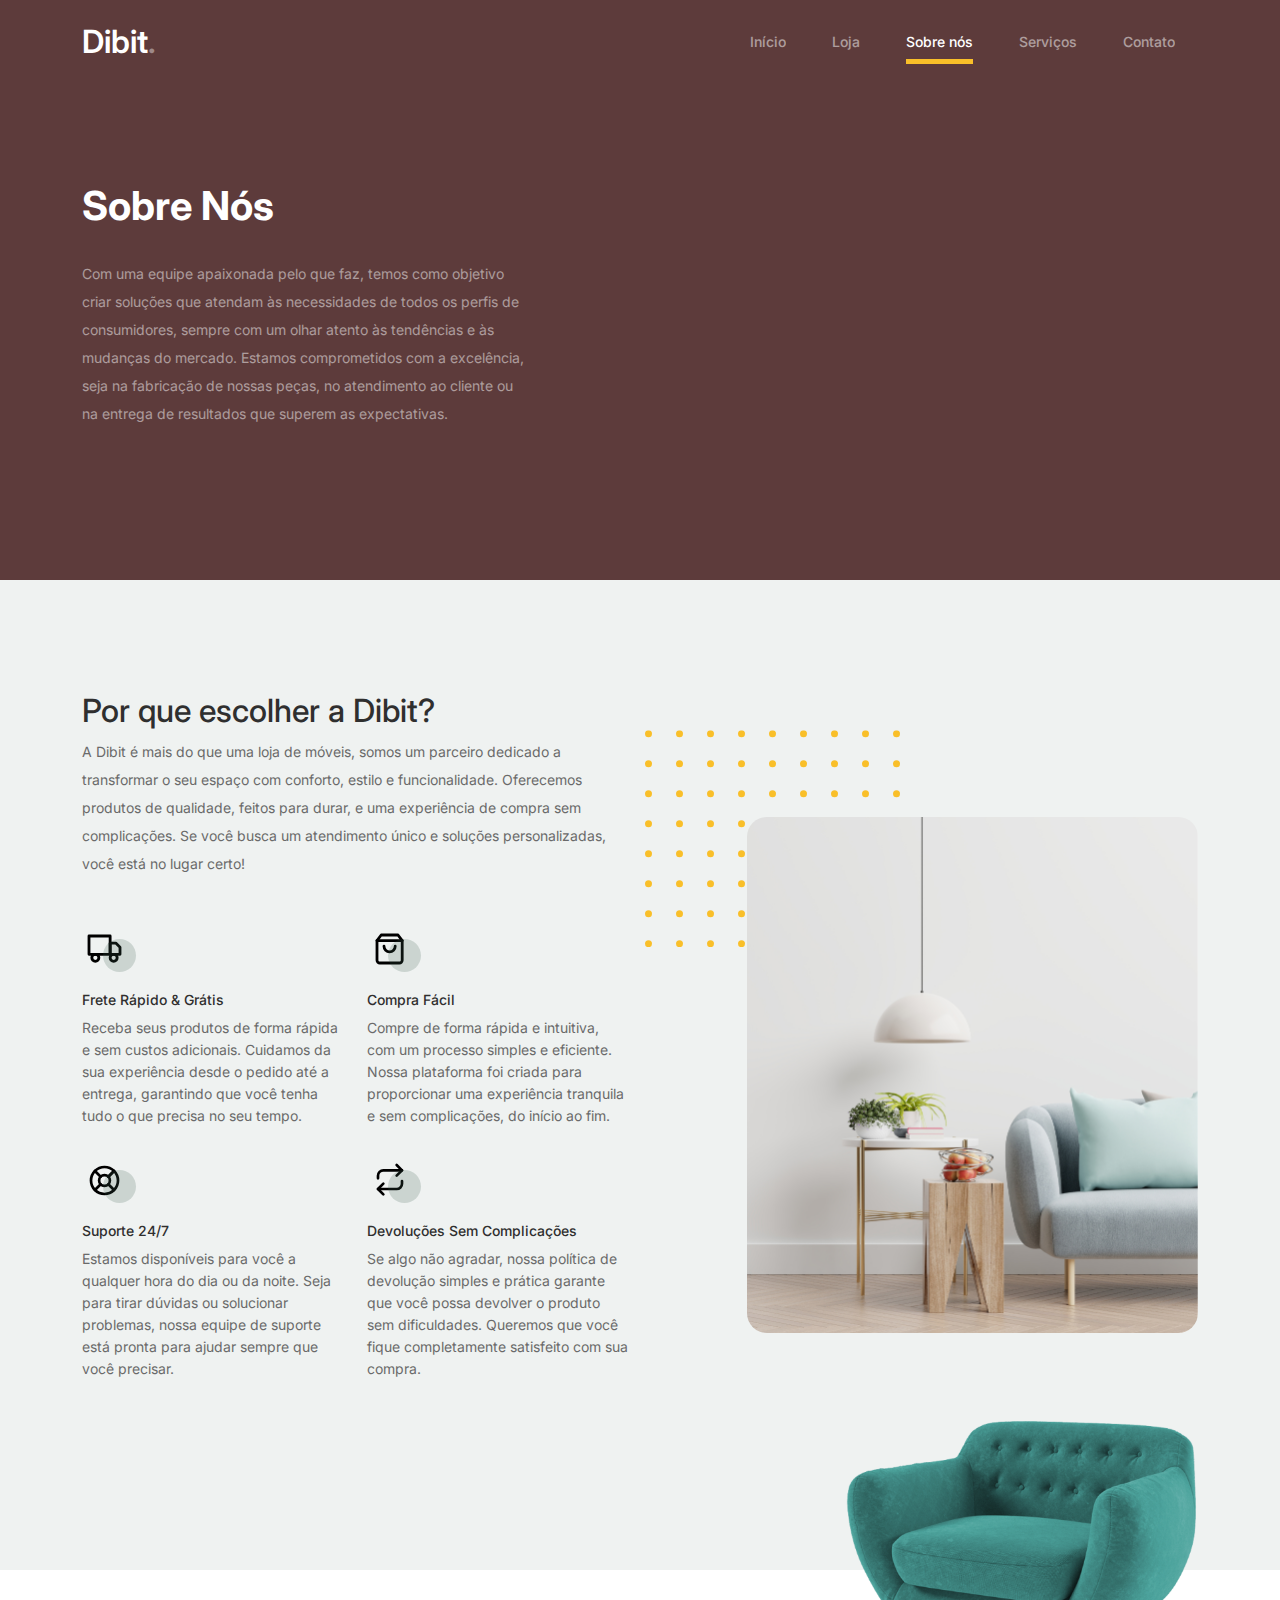
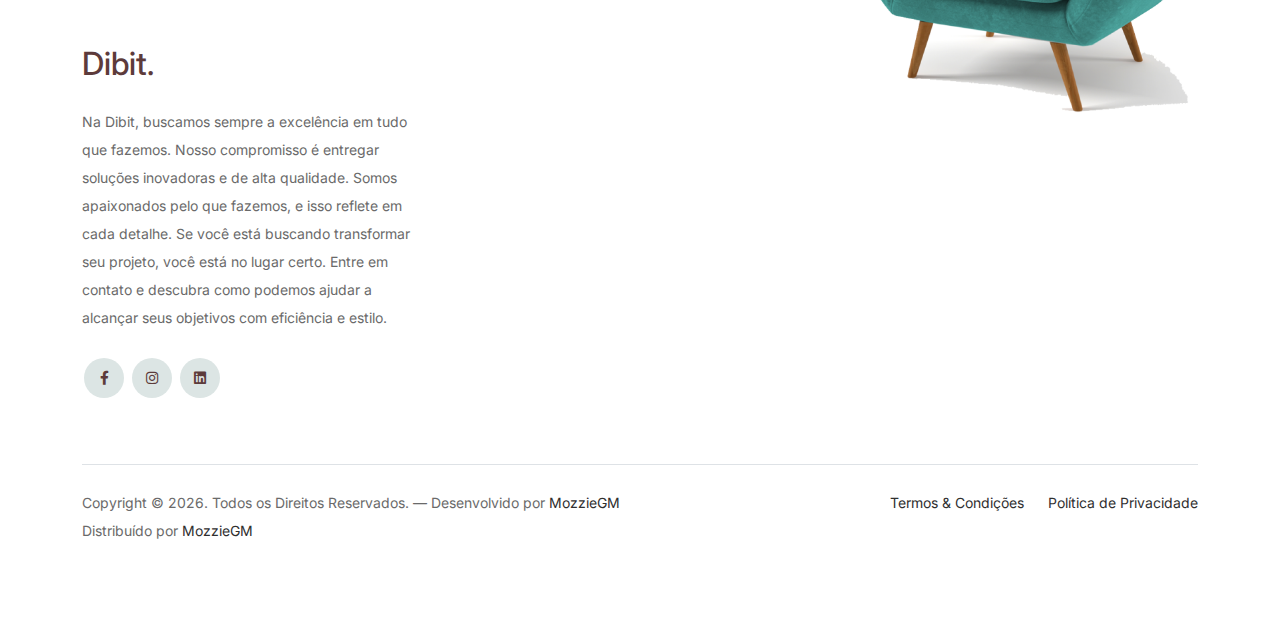
<file: sobre.html>
<!doctype html>
<html lang="en">

<head>
	<meta charset="utf-8">
	<meta name="viewport" content="width=device-width, initial-scale=1, shrink-to-fit=no">
	<meta name="author" content="Untree.co">
	<link rel="shortcut icon" href="favicon.png">

	<meta name="description" content="" />
	<meta name="keywords" content="bootstrap, bootstrap4" />

	<!-- Bootstrap CSS -->
	<link href="css/bootstrap.min.css" rel="stylesheet">
	<link href="https://cdnjs.cloudflare.com/ajax/libs/font-awesome/6.0.0-beta3/css/all.min.css" rel="stylesheet">
	<link href="css/tiny-slider.css" rel="stylesheet">
	<link href="css/style.css" rel="stylesheet">
	<title>Dibit</title>
</head>

<body>

	<!-- Início do Cabeçalho/Navegação -->
	<nav class="custom-navbar navbar navbar-expand-md navbar-dark bg-dark" aria-label="Barra de navegação Dibit">

		<div class="container">
			<a class="navbar-brand" href="index.html">Dibit<span>.</span></a>

			<!-- Botão de alternância para dispositivos móveis -->
			<button class="navbar-toggler" type="button" data-bs-toggle="collapse" data-bs-target="#navbarsDibit"
				aria-controls="navbarsDibit" aria-expanded="false" aria-label="Alternar navegação">
				<span class="navbar-toggler-icon"></span>
			</button>

			<div class="collapse navbar-collapse" id="navbarsDibit">
				<ul class="custom-navbar-nav navbar-nav ms-auto mb-2 mb-md-0">
					<li class="nav-item">
						<a class="nav-link" href="index.html">Início</a>
					</li>
					<li><a class="nav-link" href="loja.html">Loja</a></li>
					<li class="nav-item active"><a class="nav-link" href="sobre.html">Sobre nós</a></li>
					<li><a class="nav-link" href="servicos.html">Serviços</a></li>
					<li><a class="nav-link" href="contato.html">Contato</a></li>
				</ul>
			</div>
		</div>
	</nav>
	<!-- Fim do Cabeçalho/Navegação -->

	<!-- Start Hero Section -->
	<div class="hero">
		<div class="container">
			<div class="row justify-content-between">
				<div class="col-lg-5">
					<div class="intro-excerpt">
						<h1>Sobre Nós</h1>
						<p class="mb-4">Com uma equipe apaixonada pelo que faz, temos como objetivo criar soluções que
							atendam às necessidades de todos os perfis de consumidores, sempre com um olhar atento às
							tendências e às mudanças do mercado. Estamos comprometidos com a excelência, seja na
							fabricação de nossas peças, no atendimento ao cliente ou na entrega de resultados que
							superem as expectativas.</p>
					</div>
				</div>
			</div>
		</div>
	</div>
	<!-- End Hero Section -->



	<!-- Start Why Choose Us Section -->
	<div class="why-choose-section">
		<div class="container">
			<div class="row justify-content-between align-items-center">
				<div class="col-lg-6">
					<h2 class="section-title">Por que escolher a Dibit?</h2>
					<p>A Dibit é mais do que uma loja de móveis, somos um parceiro dedicado a transformar o seu espaço
						com conforto, estilo e funcionalidade. Oferecemos produtos de qualidade, feitos para durar, e
						uma experiência de compra sem complicações. Se você busca um atendimento único e soluções
						personalizadas, você está no lugar certo!</p>

					<div class="row my-5">
						<div class="col-6 col-md-6">
							<div class="feature">
								<div class="icon">
									<img src="images/truck.svg" alt="Frete Rápido e Grátis" class="img-fluid">
								</div>
								<h3>Frete Rápido &amp; Grátis</h3>
								<p>Receba seus produtos de forma rápida e sem custos adicionais. Cuidamos da sua
									experiência desde o pedido até a entrega, garantindo que você tenha tudo o que
									precisa no seu tempo.</p>
							</div>
						</div>

						<div class="col-6 col-md-6">
							<div class="feature">
								<div class="icon">
									<img src="images/bag.svg" alt="Compra Fácil" class="img-fluid">
								</div>
								<h3>Compra Fácil</h3>
								<p>Compre de forma rápida e intuitiva, com um processo simples e eficiente. Nossa
									plataforma foi criada para proporcionar uma experiência tranquila e sem
									complicações, do início ao fim.</p>
							</div>
						</div>

						<div class="col-6 col-md-6">
							<div class="feature">
								<div class="icon">
									<img src="images/support.svg" alt="Suporte 24/7" class="img-fluid">
								</div>
								<h3>Suporte 24/7</h3>
								<p>Estamos disponíveis para você a qualquer hora do dia ou da noite. Seja para tirar
									dúvidas ou solucionar problemas, nossa equipe de suporte está pronta para ajudar
									sempre que você precisar.</p>
							</div>
						</div>

						<div class="col-6 col-md-6">
							<div class="feature">
								<div class="icon">
									<img src="images/return.svg" alt="Devoluções Sem Complicações" class="img-fluid">
								</div>
								<h3>Devoluções Sem Complicações</h3>
								<p>Se algo não agradar, nossa política de devolução simples e prática garante que você
									possa devolver o produto sem dificuldades. Queremos que você fique completamente
									satisfeito com sua compra.</p>
							</div>
						</div>

					</div>
				</div>

				<div class="col-lg-5">
					<div class="img-wrap">
						<img src="images/why-choose-us-img.jpg" alt="Imagem do Diferencial" class="img-fluid">
					</div>
				</div>

			</div>
		</div>
	</div>
	<!-- End Why Choose Us Section -->






	<!-- Início da Seção de Rodapé -->
	<footer class="footer-section">
		<div class="container relative">

			<div class="sofa-img">
				<img src="images/sofa.png" alt="Imagem" class="img-fluid">
			</div>

			<div class="row g-5 mb-5">
				<div class="col-lg-4">
					<div class="mb-4 footer-logo-wrap"><a href="#" class="footer-logo">Dibit<span>.</span></a></div>
					<p class="mb-4">Na Dibit, buscamos sempre a excelência em tudo que fazemos. Nosso compromisso é
						entregar soluções inovadoras e de alta qualidade. Somos apaixonados pelo que fazemos, e isso
						reflete em cada detalhe. Se você está buscando transformar seu projeto, você está no lugar
						certo. Entre em contato e descubra como podemos ajudar a alcançar seus objetivos com eficiência
						e estilo.</p>


					<ul class="list-unstyled custom-social">
						<li><a href="#"><span class="fa fa-brands fa-facebook-f"></span></a></li>
						<li><a href="#"><span class="fa fa-brands fa-instagram"></span></a></li>
						<li><a href="#"><span class="fa fa-brands fa-linkedin"></span></a></li>
					</ul>
				</div>

			</div>

			<div class="border-top copyright">
				<div class="row pt-4">
					<div class="col-lg-6">
						<p class="mb-2 text-center text-lg-start">Copyright &copy;
							<script>document.write(new Date().getFullYear());</script>. Todos os Direitos Reservados.
							&mdash;
							Desenvolvido por <a href="https://mozziegm.vercel.app/">MozzieGM</a> </br>Distribuído por <a
								href="https://mozziegm.vercel.app/">MozzieGM</a>
						</p>
					</div>

					<div class="col-lg-6 text-center text-lg-end">
						<ul class="list-unstyled d-inline-flex ms-auto">
							<li class="me-4"><a href="#">Termos &amp; Condições</a></li>
							<li><a href="#">Política de Privacidade</a></li>
						</ul>
					</div>

				</div>
			</div>

		</div>
	</footer>
	<!-- Fim da Seção de Rodapé -->


	<script src="js/bootstrap.bundle.min.js"></script>
	<script src="js/tiny-slider.js"></script>
	<script src="js/custom.js"></script>
</body>

</html>
</file>
<file: css/tiny-slider.css>
.tns-outer{padding:0 !important}.tns-outer [hidden]{display:none !important}.tns-outer [aria-controls],.tns-outer [data-action]{cursor:pointer}.tns-slider{-webkit-transition:all 0s;-moz-transition:all 0s;transition:all 0s}.tns-slider>.tns-item{-webkit-box-sizing:border-box;-moz-box-sizing:border-box;box-sizing:border-box}.tns-horizontal.tns-subpixel{white-space:nowrap}.tns-horizontal.tns-subpixel>.tns-item{display:inline-block;vertical-align:top;white-space:normal}.tns-horizontal.tns-no-subpixel:after{content:'';display:table;clear:both}.tns-horizontal.tns-no-subpixel>.tns-item{float:left}.tns-horizontal.tns-carousel.tns-no-subpixel>.tns-item{margin-right:-100%}.tns-no-calc{position:relative;left:0}.tns-gallery{position:relative;left:0;min-height:1px}.tns-gallery>.tns-item{position:absolute;left:-100%;-webkit-transition:transform 0s, opacity 0s;-moz-transition:transform 0s, opacity 0s;transition:transform 0s, opacity 0s}.tns-gallery>.tns-slide-active{position:relative;left:auto !important}.tns-gallery>.tns-moving{-webkit-transition:all 0.25s;-moz-transition:all 0.25s;transition:all 0.25s}.tns-autowidth{display:inline-block}.tns-lazy-img{-webkit-transition:opacity 0.6s;-moz-transition:opacity 0.6s;transition:opacity 0.6s;opacity:0.6}.tns-lazy-img.tns-complete{opacity:1}.tns-ah{-webkit-transition:height 0s;-moz-transition:height 0s;transition:height 0s}.tns-ovh{overflow:hidden}.tns-visually-hidden{position:absolute;left:-10000em}.tns-transparent{opacity:0;visibility:hidden}.tns-fadeIn{opacity:1;filter:alpha(opacity=100);z-index:0}.tns-normal,.tns-fadeOut{opacity:0;filter:alpha(opacity=0);z-index:-1}.tns-vpfix{white-space:nowrap}.tns-vpfix>div,.tns-vpfix>li{display:inline-block}.tns-t-subp2{margin:0 auto;width:310px;position:relative;height:10px;overflow:hidden}.tns-t-ct{width:2333.3333333%;width:-webkit-calc(100% * 70 / 3);width:-moz-calc(100% * 70 / 3);width:calc(100% * 70 / 3);position:absolute;right:0}.tns-t-ct:after{content:'';display:table;clear:both}.tns-t-ct>div{width:1.4285714%;width:-webkit-calc(100% / 70);width:-moz-calc(100% / 70);width:calc(100% / 70);height:10px;float:left}

/*# sourceMappingURL=sourcemaps/tiny-slider.css.map */
</file>
<file: css/style.css>
/*
* Template Name: UntreeStore
* Template Author: Untree.co
* Author URI: https://untree.co/
* License: https://creativecommons.org/licenses/by/3.0/
*/
@import url("https://fonts.googleapis.com/css2?family=Inter:wght@400;500;600;700;800&display=swap");
body {
  overflow-x: hidden;
  position: relative; }

body {
  font-family: "Inter", sans-serif;
  font-weight: 400;
  line-height: 28px;
  color: #6a6a6a;
  font-size: 14px;
  background-color: #eff2f1; }

a {
  text-decoration: none;
  -webkit-transition: .3s all ease;
  -o-transition: .3s all ease;
  transition: .3s all ease;
  color: #2f2f2f;
  text-decoration: underline; }
  a:hover {
    color: #2f2f2f;
    text-decoration: none; }
  a.more {
    font-weight: 600; }

.custom-navbar {
  background: #5d3b3b !important;
  padding-top: 20px;
  padding-bottom: 20px; }
  .custom-navbar .navbar-brand {
    font-size: 32px;
    font-weight: 600; }
    .custom-navbar .navbar-brand > span {
      opacity: .4; }
  .custom-navbar .navbar-toggler {
    border-color: transparent; }
    .custom-navbar .navbar-toggler:active, .custom-navbar .navbar-toggler:focus {
      -webkit-box-shadow: none;
      box-shadow: none;
      outline: none; }
  @media (min-width: 992px) {
    .custom-navbar .custom-navbar-nav li {
      margin-left: 15px;
      margin-right: 15px; } }
  .custom-navbar .custom-navbar-nav li a {
    font-weight: 500;
    color: #ffffff !important;
    opacity: .5;
    -webkit-transition: .3s all ease;
    -o-transition: .3s all ease;
    transition: .3s all ease;
    position: relative; }
    @media (min-width: 768px) {
      .custom-navbar .custom-navbar-nav li a:before {
        content: "";
        position: absolute;
        bottom: 0;
        left: 8px;
        right: 8px;
        background: #f9bf29;
        height: 5px;
        opacity: 1;
        visibility: visible;
        width: 0;
        -webkit-transition: .15s all ease-out;
        -o-transition: .15s all ease-out;
        transition: .15s all ease-out; } }
    .custom-navbar .custom-navbar-nav li a:hover {
      opacity: 1; }
      .custom-navbar .custom-navbar-nav li a:hover:before {
        width: calc(100% - 16px); }
  .custom-navbar .custom-navbar-nav li.active a {
    opacity: 1; }
    .custom-navbar .custom-navbar-nav li.active a:before {
      width: calc(100% - 16px); }
  .custom-navbar .custom-navbar-cta {
    margin-left: 0 !important;
    -webkit-box-orient: horizontal;
    -webkit-box-direction: normal;
    -ms-flex-direction: row;
    flex-direction: row; }
    @media (min-width: 768px) {
      .custom-navbar .custom-navbar-cta {
        margin-left: 40px !important; } }
    .custom-navbar .custom-navbar-cta li {
      margin-left: 0px;
      margin-right: 0px; }
      .custom-navbar .custom-navbar-cta li:first-child {
        margin-right: 20px; }

.hero {
  background: #5d3b3b;
  padding: calc(4rem - 30px) 0 0rem 0; }
  @media (min-width: 768px) {
    .hero {
      padding: calc(4rem - 30px) 0 4rem 0; } }
  @media (min-width: 992px) {
    .hero {
      padding: calc(8rem - 30px) 0 8rem 0; } }
  .hero .intro-excerpt {
    position: relative;
    z-index: 4; }
    @media (min-width: 992px) {
      .hero .intro-excerpt {
        max-width: 450px; } }
  .hero h1 {
    font-weight: 700;
    color: #ffffff;
    margin-bottom: 30px; }
    @media (min-width: 1400px) {
      .hero h1 {
        font-size: 54px; } }
  .hero p {
    color: rgba(255, 255, 255, 0.5);
    margin-botom: 30px; }
  .hero .hero-img-wrap {
    position: relative; }
    .hero .hero-img-wrap img {
      position: relative;
      top: 0px;
      right: 0px;
      z-index: 2;
      max-width: 780px;
      left: -20px; }
      @media (min-width: 768px) {
        .hero .hero-img-wrap img {
          right: 0px;
          left: -100px; } }
      @media (min-width: 992px) {
        .hero .hero-img-wrap img {
          left: 0px;
          top: -80px;
          position: absolute;
          right: -50px; } }
      @media (min-width: 1200px) {
        .hero .hero-img-wrap img {
          left: 0px;
          top: -80px;
          right: -100px; } }
    .hero .hero-img-wrap:after {
      content: "";
      position: absolute;
      width: 255px;
      height: 217px;
      background-image: url("../images/dots-light.svg");
      background-size: contain;
      background-repeat: no-repeat;
      right: -100px;
      top: -0px; }
      @media (min-width: 1200px) {
        .hero .hero-img-wrap:after {
          top: -40px; } }

.btn {
  font-weight: 600;
  padding: 12px 30px;
  border-radius: 30px;
  color: #ffffff;
  background: #2f2f2f;
  border-color: #2f2f2f; }
  .btn:hover {
    color: #ffffff;
    background: #222222;
    border-color: #222222; }
  .btn:active, .btn:focus {
    outline: none !important;
    -webkit-box-shadow: none;
    box-shadow: none; }
  .btn.btn-primary {
    background: #5d3b3b;
    border-color: #5d3b3b; }
    .btn.btn-primary:hover {
      background: #314d43;
      border-color: #314d43; }
  .btn.btn-secondary {
    color: #2f2f2f;
    background: #f9bf29;
    border-color: #f9bf29; }
    .btn.btn-secondary:hover {
      background: #f8b810;
      border-color: #f8b810; }
  .btn.btn-white-outline {
    background: transparent;
    border-width: 2px;
    border-color: rgba(255, 255, 255, 0.3); }
    .btn.btn-white-outline:hover {
      border-color: white;
      color: #ffffff; }

.section-title {
  color: #2f2f2f; }

.product-section {
  padding: 7rem 0; }
  .product-section .product-item {
    text-align: center;
    text-decoration: none;
    display: block;
    position: relative;
    padding-bottom: 50px;
    cursor: pointer; }
    .product-section .product-item .product-thumbnail {
      margin-bottom: 30px;
      position: relative;
      top: 0;
      -webkit-transition: .3s all ease;
      -o-transition: .3s all ease;
      transition: .3s all ease; }
    .product-section .product-item h3 {
      font-weight: 600;
      font-size: 16px; }
    .product-section .product-item strong {
      font-weight: 800 !important;
      font-size: 18px !important; }
    .product-section .product-item h3, .product-section .product-item strong {
      color: #2f2f2f;
      text-decoration: none; }
    .product-section .product-item .icon-cross {
      position: absolute;
      width: 35px;
      height: 35px;
      display: inline-block;
      background: #2f2f2f;
      bottom: 15px;
      left: 50%;
      -webkit-transform: translateX(-50%);
      -ms-transform: translateX(-50%);
      transform: translateX(-50%);
      margin-bottom: -17.5px;
      border-radius: 50%;
      opacity: 0;
      visibility: hidden;
      -webkit-transition: .3s all ease;
      -o-transition: .3s all ease;
      transition: .3s all ease; }
      .product-section .product-item .icon-cross img {
        position: absolute;
        left: 50%;
        top: 50%;
        -webkit-transform: translate(-50%, -50%);
        -ms-transform: translate(-50%, -50%);
        transform: translate(-50%, -50%); }
    .product-section .product-item:before {
      bottom: 0;
      left: 0;
      right: 0;
      position: absolute;
      content: "";
      background: #dce5e4;
      height: 0%;
      z-index: -1;
      border-radius: 10px;
      -webkit-transition: .3s all ease;
      -o-transition: .3s all ease;
      transition: .3s all ease; }
    .product-section .product-item:hover .product-thumbnail {
      top: -25px; }
    .product-section .product-item:hover .icon-cross {
      bottom: 0;
      opacity: 1;
      visibility: visible; }
    .product-section .product-item:hover:before {
      height: 70%; }

.why-choose-section {
  padding: 7rem 0; }
  .why-choose-section .img-wrap {
    position: relative; }
    .why-choose-section .img-wrap:before {
      position: absolute;
      content: "";
      width: 255px;
      height: 217px;
      background-image: url("../images/dots-yellow.svg");
      background-repeat: no-repeat;
      background-size: contain;
      -webkit-transform: translate(-40%, -40%);
      -ms-transform: translate(-40%, -40%);
      transform: translate(-40%, -40%);
      z-index: -1; }
    .why-choose-section .img-wrap img {
      border-radius: 20px; }

.feature {
  margin-bottom: 30px; }
  .feature .icon {
    display: inline-block;
    position: relative;
    margin-bottom: 20px; }
    .feature .icon:before {
      content: "";
      width: 33px;
      height: 33px;
      position: absolute;
      background: rgba(59, 93, 80, 0.2);
      border-radius: 50%;
      right: -8px;
      bottom: 0; }
  .feature h3 {
    font-size: 14px;
    color: #2f2f2f; }
  .feature p {
    font-size: 14px;
    line-height: 22px;
    color: #6a6a6a; }

.we-help-section {
  padding: 7rem 0; }
  .we-help-section .imgs-grid {
    display: -ms-grid;
    display: grid;
    -ms-grid-columns: (1fr)[27];
    grid-template-columns: repeat(27, 1fr);
    position: relative; }
    .we-help-section .imgs-grid:before {
      position: absolute;
      content: "";
      width: 255px;
      height: 217px;
      background-image: url("../images/dots-green.svg");
      background-size: contain;
      background-repeat: no-repeat;
      -webkit-transform: translate(-40%, -40%);
      -ms-transform: translate(-40%, -40%);
      transform: translate(-40%, -40%);
      z-index: -1; }
    .we-help-section .imgs-grid .grid {
      position: relative; }
      .we-help-section .imgs-grid .grid img {
        border-radius: 20px;
        max-width: 100%; }
      .we-help-section .imgs-grid .grid.grid-1 {
        -ms-grid-column: 1;
        -ms-grid-column-span: 18;
        grid-column: 1 / span 18;
        -ms-grid-row: 1;
        -ms-grid-row-span: 27;
        grid-row: 1 / span 27; }
      .we-help-section .imgs-grid .grid.grid-2 {
        -ms-grid-column: 19;
        -ms-grid-column-span: 27;
        grid-column: 19 / span 27;
        -ms-grid-row: 1;
        -ms-grid-row-span: 5;
        grid-row: 1 / span 5;
        padding-left: 20px; }
      .we-help-section .imgs-grid .grid.grid-3 {
        -ms-grid-column: 14;
        -ms-grid-column-span: 16;
        grid-column: 14 / span 16;
        -ms-grid-row: 6;
        -ms-grid-row-span: 27;
        grid-row: 6 / span 27;
        padding-top: 20px; }

.custom-list {
  width: 100%; }
  .custom-list li {
    display: inline-block;
    width: calc(50% - 20px);
    margin-bottom: 12px;
    line-height: 1.5;
    position: relative;
    padding-left: 20px; }
    .custom-list li:before {
      content: "";
      width: 8px;
      height: 8px;
      border-radius: 50%;
      border: 2px solid #5d3b3b;
      position: absolute;
      left: 0;
      top: 8px; }

.popular-product {
  padding: 0 0 7rem 0; }
  .popular-product .product-item-sm h3 {
    font-size: 14px;
    font-weight: 700;
    color: #2f2f2f; }
  .popular-product .product-item-sm a {
    text-decoration: none;
    color: #2f2f2f;
    -webkit-transition: .3s all ease;
    -o-transition: .3s all ease;
    transition: .3s all ease; }
    .popular-product .product-item-sm a:hover {
      color: rgba(47, 47, 47, 0.5); }
  .popular-product .product-item-sm p {
    line-height: 1.4;
    margin-bottom: 10px;
    font-size: 14px; }
  .popular-product .product-item-sm .thumbnail {
    margin-right: 10px;
    -webkit-box-flex: 0;
    -ms-flex: 0 0 120px;
    flex: 0 0 120px;
    position: relative; }
    .popular-product .product-item-sm .thumbnail:before {
      content: "";
      position: absolute;
      border-radius: 20px;
      background: #dce5e4;
      width: 98px;
      height: 98px;
      top: 50%;
      left: 50%;
      -webkit-transform: translate(-50%, -50%);
      -ms-transform: translate(-50%, -50%);
      transform: translate(-50%, -50%);
      z-index: -1; }

.testimonial-section {
  padding: 3rem 0 7rem 0; }

.testimonial-slider-wrap {
  position: relative; }
  .testimonial-slider-wrap .tns-inner {
    padding-top: 30px; }
  .testimonial-slider-wrap .item .testimonial-block blockquote {
    font-size: 16px; }
    @media (min-width: 768px) {
      .testimonial-slider-wrap .item .testimonial-block blockquote {
        line-height: 32px;
        font-size: 18px; } }
  .testimonial-slider-wrap .item .testimonial-block .author-info .author-pic {
    margin-bottom: 20px; }
    .testimonial-slider-wrap .item .testimonial-block .author-info .author-pic img {
      max-width: 80px;
      border-radius: 50%; }
  .testimonial-slider-wrap .item .testimonial-block .author-info h3 {
    font-size: 14px;
    font-weight: 700;
    color: #2f2f2f;
    margin-bottom: 0; }
  .testimonial-slider-wrap #testimonial-nav {
    position: absolute;
    top: 50%;
    z-index: 99;
    width: 100%;
    display: none; }
    @media (min-width: 768px) {
      .testimonial-slider-wrap #testimonial-nav {
        display: block; } }
    .testimonial-slider-wrap #testimonial-nav > span {
      cursor: pointer;
      position: absolute;
      width: 58px;
      height: 58px;
      line-height: 58px;
      border-radius: 50%;
      background: rgba(59, 93, 80, 0.1);
      color: #2f2f2f;
      -webkit-transition: .3s all ease;
      -o-transition: .3s all ease;
      transition: .3s all ease; }
      .testimonial-slider-wrap #testimonial-nav > span:hover {
        background: #5d3b3b;
        color: #ffffff; }
    .testimonial-slider-wrap #testimonial-nav .prev {
      left: -10px; }
    .testimonial-slider-wrap #testimonial-nav .next {
      right: 0; }
  .testimonial-slider-wrap .tns-nav {
    position: absolute;
    bottom: -50px;
    left: 50%;
    -webkit-transform: translateX(-50%);
    -ms-transform: translateX(-50%);
    transform: translateX(-50%); }
    .testimonial-slider-wrap .tns-nav button {
      background: none;
      border: none;
      display: inline-block;
      position: relative;
      width: 0 !important;
      height: 7px !important;
      margin: 2px; }
      .testimonial-slider-wrap .tns-nav button:active, .testimonial-slider-wrap .tns-nav button:focus, .testimonial-slider-wrap .tns-nav button:hover {
        outline: none;
        -webkit-box-shadow: none;
        box-shadow: none;
        background: none; }
      .testimonial-slider-wrap .tns-nav button:before {
        display: block;
        width: 7px;
        height: 7px;
        left: 0;
        top: 0;
        position: absolute;
        content: "";
        border-radius: 50%;
        -webkit-transition: .3s all ease;
        -o-transition: .3s all ease;
        transition: .3s all ease;
        background-color: #d6d6d6; }
      .testimonial-slider-wrap .tns-nav button:hover:before, .testimonial-slider-wrap .tns-nav button.tns-nav-active:before {
        background-color: #5d3b3b; }

.before-footer-section {
  padding: 7rem 0 12rem 0 !important; }

.blog-section {
  padding: 7rem 0 12rem 0; }
  .blog-section .post-entry a {
    text-decoration: none; }
  .blog-section .post-entry .post-thumbnail {
    display: block;
    margin-bottom: 20px; }
    .blog-section .post-entry .post-thumbnail img {
      border-radius: 20px;
      -webkit-transition: .3s all ease;
      -o-transition: .3s all ease;
      transition: .3s all ease; }
  .blog-section .post-entry .post-content-entry {
    padding-left: 15px;
    padding-right: 15px; }
    .blog-section .post-entry .post-content-entry h3 {
      font-size: 16px;
      margin-bottom: 0;
      font-weight: 600;
      margin-bottom: 7px; }
    .blog-section .post-entry .post-content-entry .meta {
      font-size: 14px; }
      .blog-section .post-entry .post-content-entry .meta a {
        font-weight: 600; }
  .blog-section .post-entry:hover .post-thumbnail img, .blog-section .post-entry:focus .post-thumbnail img {
    opacity: .7; }

.footer-section {
  padding: 80px 0;
  background: #ffffff; }
  .footer-section .relative {
    position: relative; }
  .footer-section a {
    text-decoration: none;
    color: #2f2f2f;
    -webkit-transition: .3s all ease;
    -o-transition: .3s all ease;
    transition: .3s all ease; }
    .footer-section a:hover {
      color: rgba(47, 47, 47, 0.5); }
  .footer-section .subscription-form {
    margin-bottom: 40px;
    position: relative;
    z-index: 2;
    margin-top: 100px; }
    @media (min-width: 992px) {
      .footer-section .subscription-form {
        margin-top: 0px;
        margin-bottom: 80px; } }
    .footer-section .subscription-form h3 {
      font-size: 18px;
      font-weight: 500;
      color: #5d3b3b; }
    .footer-section .subscription-form .form-control {
      height: 50px;
      border-radius: 10px;
      font-family: "Inter", sans-serif; }
      .footer-section .subscription-form .form-control:active, .footer-section .subscription-form .form-control:focus {
        outline: none;
        -webkit-box-shadow: none;
        box-shadow: none;
        border-color: #5d3b3b;
        -webkit-box-shadow: 0 1px 4px 0 rgba(0, 0, 0, 0.2);
        box-shadow: 0 1px 4px 0 rgba(0, 0, 0, 0.2); }
      .footer-section .subscription-form .form-control::-webkit-input-placeholder {
        font-size: 14px; }
      .footer-section .subscription-form .form-control::-moz-placeholder {
        font-size: 14px; }
      .footer-section .subscription-form .form-control:-ms-input-placeholder {
        font-size: 14px; }
      .footer-section .subscription-form .form-control:-moz-placeholder {
        font-size: 14px; }
    .footer-section .subscription-form .btn {
      border-radius: 10px !important; }
  .footer-section .sofa-img {
    position: absolute;
    top: -200px;
    z-index: 1;
    right: 0; }
    .footer-section .sofa-img img {
      max-width: 380px; }
  .footer-section .links-wrap {
    margin-top: 0px; }
    @media (min-width: 992px) {
      .footer-section .links-wrap {
        margin-top: 54px; } }
    .footer-section .links-wrap ul li {
      margin-bottom: 10px; }
  .footer-section .footer-logo-wrap .footer-logo {
    font-size: 32px;
    font-weight: 500;
    text-decoration: none;
    color: #5d3b3b; }
  .footer-section .custom-social li {
    margin: 2px;
    display: inline-block; }
    .footer-section .custom-social li a {
      width: 40px;
      height: 40px;
      text-align: center;
      line-height: 40px;
      display: inline-block;
      background: #dce5e4;
      color: #5d3b3b;
      border-radius: 50%; }
      .footer-section .custom-social li a:hover {
        background: #5d3b3b;
        color: #ffffff; }
  .footer-section .border-top {
    border-color: #dce5e4; }
    .footer-section .border-top.copyright {
      font-size: 14px !important; }

.untree_co-section {
  padding: 7rem 0; }

.form-control {
  height: 50px;
  border-radius: 10px;
  font-family: "Inter", sans-serif; }
  .form-control:active, .form-control:focus {
    outline: none;
    -webkit-box-shadow: none;
    box-shadow: none;
    border-color: #5d3b3b;
    -webkit-box-shadow: 0 1px 4px 0 rgba(0, 0, 0, 0.2);
    box-shadow: 0 1px 4px 0 rgba(0, 0, 0, 0.2); }
  .form-control::-webkit-input-placeholder {
    font-size: 14px; }
  .form-control::-moz-placeholder {
    font-size: 14px; }
  .form-control:-ms-input-placeholder {
    font-size: 14px; }
  .form-control:-moz-placeholder {
    font-size: 14px; }

.service {
  line-height: 1.5; }
  .service .service-icon {
    border-radius: 10px;
    -webkit-box-flex: 0;
    -ms-flex: 0 0 50px;
    flex: 0 0 50px;
    height: 50px;
    line-height: 50px;
    text-align: center;
    background: #5d3b3b;
    margin-right: 20px;
    color: #ffffff; }

textarea {
  height: auto !important; }

.site-blocks-table {
  overflow: auto; }
  .site-blocks-table .product-thumbnail {
    width: 200px; }
  .site-blocks-table .btn {
    padding: 2px 10px; }
  .site-blocks-table thead th {
    padding: 30px;
    text-align: center;
    border-width: 0px !important;
    vertical-align: middle;
    color: rgba(0, 0, 0, 0.8);
    font-size: 18px; }
  .site-blocks-table td {
    padding: 20px;
    text-align: center;
    vertical-align: middle;
    color: rgba(0, 0, 0, 0.8); }
  .site-blocks-table tbody tr:first-child td {
    border-top: 1px solid #5d3b3b !important; }
  .site-blocks-table .btn {
    background: none !important;
    color: #000000;
    border: none;
    height: auto !important; }

.site-block-order-table th {
  border-top: none !important;
  border-bottom-width: 1px !important; }

.site-block-order-table td, .site-block-order-table th {
  color: #000000; }

.couponcode-wrap input {
  border-radius: 10px !important; }

.text-primary {
  color: #5d3b3b !important; }

.thankyou-icon {
  position: relative;
  color: #5d3b3b; }
  .thankyou-icon:before {
    position: absolute;
    content: "";
    width: 50px;
    height: 50px;
    border-radius: 50%;
    background: rgba(59, 93, 80, 0.2); }
</file>
